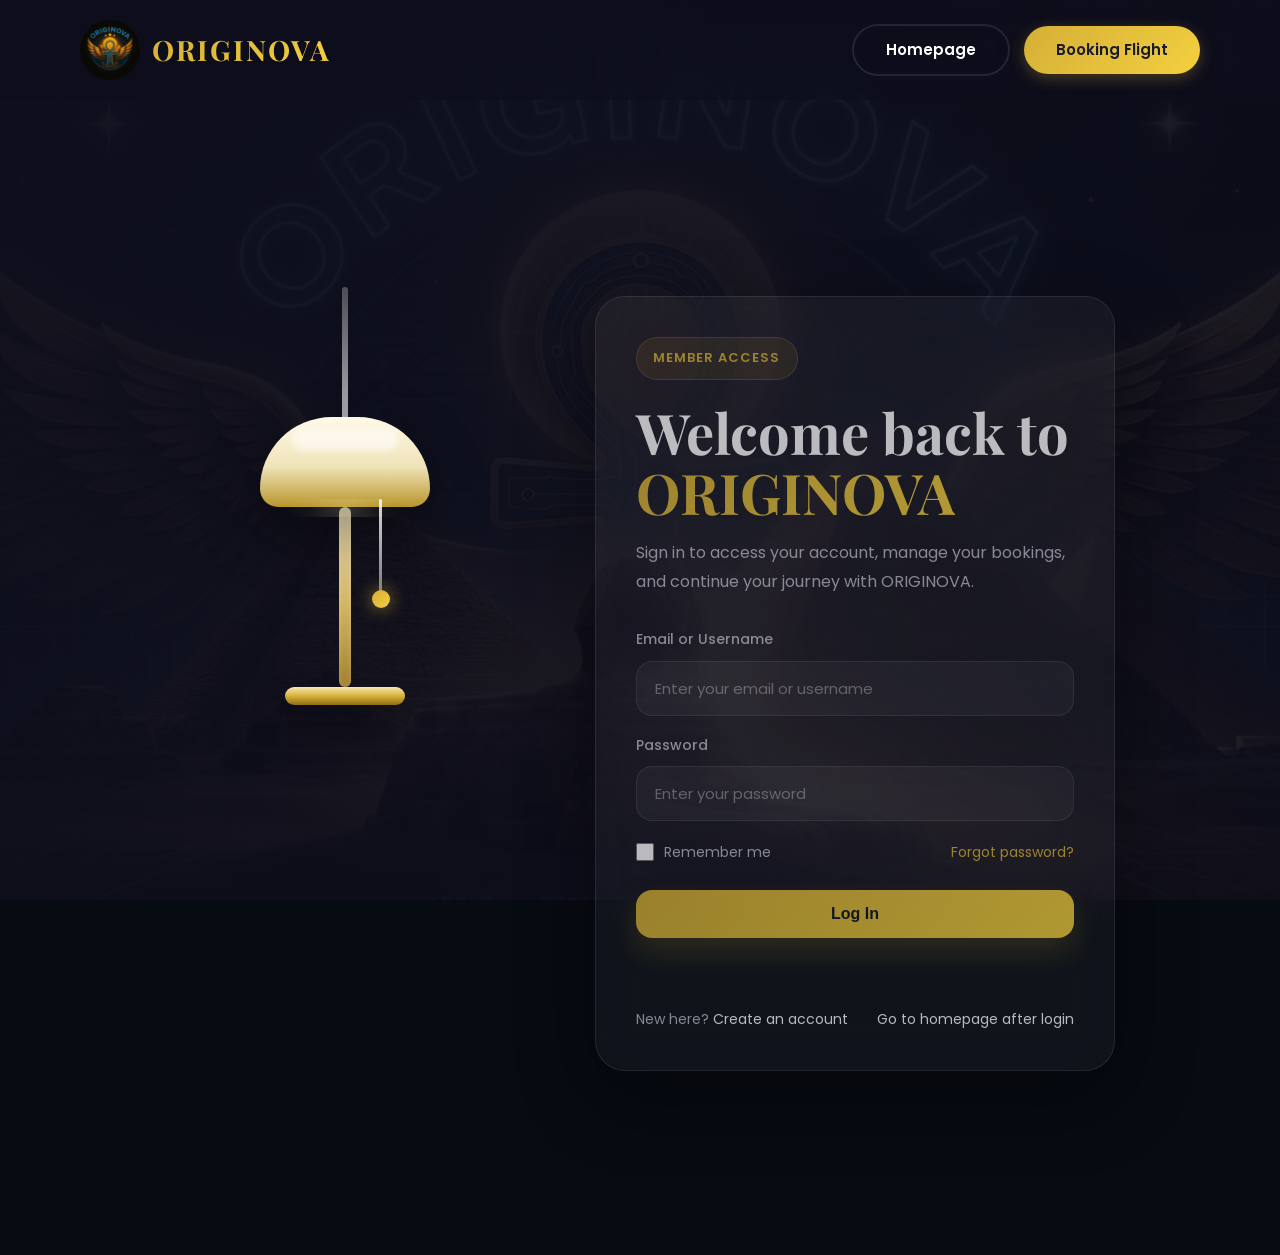
<file: index.html>
<!DOCTYPE html>
<html lang="en">
<head>
    <meta charset="UTF-8">
    <meta name="viewport" content="width=device-width, initial-scale=1.0">
    <title>ORIGINOVA - Login</title>
    <script src="auth.js"></script>
    <link rel="stylesheet" href="styles.css">
    <link rel="preload" as="image" href="hero.webp" fetchpriority="high">
    <link rel="preconnect" href="https://fonts.googleapis.com">
    <link rel="preconnect" href="https://fonts.gstatic.com" crossorigin>
    <link href="https://fonts.googleapis.com/css2?family=Playfair+Display:wght@400;500;600;700&family=Poppins:wght@300;400;500;600;700&display=swap" rel="stylesheet">
    <script src="https://cdnjs.cloudflare.com/ajax/libs/gsap/3.12.2/gsap.min.js"></script>
    <style>
        :root {
            --lamp-on: 0;
            --lamp-rotation: 0deg;
            --lamp-shift-x: 0px;
            --lamp-shift-y: 0px;
            --cord-rotation: 0deg;
            --cord-stretch: 1;
        }

        body.login-page {
            min-height: 100vh;
            background: #070b12;
            position: relative;
            overflow-x: hidden;
        }

        .login-page .page-background {
            position: fixed;
            inset: 0;
            z-index: 0;
            overflow: hidden;
        }

        .login-page .page-background img {
            width: 100%;
            height: 100%;
            object-fit: cover;
            transform: scale(1.08);
            filter: brightness(calc(0.36 + (var(--lamp-on) * 0.44))) saturate(calc(0.88 + (var(--lamp-on) * 0.26)));
            transition: filter 0.45s ease;
            animation: loginKenBurns 18s ease-in-out infinite alternate;
        }

        .login-page .page-background::before {
            content: "";
            position: absolute;
            inset: 0;
            background: linear-gradient(180deg, rgba(4, 6, 12, 0.82) 0%, rgba(7, 10, 18, 0.9) 52%, rgba(4, 6, 12, 0.98) 100%);
            opacity: calc(1 - (var(--lamp-on) * 0.46));
            transition: opacity 0.45s ease;
        }

        .login-page .page-background::after {
            content: "";
            position: absolute;
            inset: 0;
            background:
                radial-gradient(circle at center top, rgba(255, 219, 120, calc(0.62 * var(--lamp-on))) 0%, rgba(255, 219, 120, calc(0.26 * var(--lamp-on))) 22%, rgba(255, 219, 120, calc(0.08 * var(--lamp-on))) 42%, rgba(10, 10, 20, 0) 72%),
                linear-gradient(135deg, rgba(15, 15, 30, calc(0.94 - (var(--lamp-on) * 0.34))) 0%, rgba(15, 15, 30, calc(0.76 - (var(--lamp-on) * 0.3))) 100%);
            transition: background 0.5s ease;
        }

        @keyframes loginKenBurns {
            from { transform: scale(1.05); }
            to { transform: scale(1.12); }
        }

        .login-wrapper {
            position: relative;
            z-index: 2;
            min-height: 100vh;
            display: flex;
            align-items: center;
            justify-content: center;
            padding: 160px 0 80px;
        }

        .login-showcase {
            width: 100%;
            display: grid;
            grid-template-columns: minmax(260px, 360px) minmax(320px, 520px);
            align-items: center;
            justify-content: center;
            gap: 70px;
        }

        .lamp-zone {
            position: relative;
            min-height: 520px;
            display: flex;
            align-items: flex-start;
            justify-content: center;
            padding-top: 10px;
        }

        .lamp-anchor {
            position: absolute;
            top: -120px;
            width: 6px;
            height: 140px;
            background: linear-gradient(to bottom, rgba(255,255,255,0.3), rgba(255,255,255,0.8));
            border-radius: 999px;
            opacity: 0.85;
        }

        .lamp {
            position: relative;
            display: flex;
            flex-direction: column;
            align-items: center;
            cursor: pointer;
            user-select: none;
            transform-origin: top center;
            transform: translate3d(var(--lamp-shift-x), var(--lamp-shift-y), 0) rotate(var(--lamp-rotation));
            will-change: transform;
            touch-action: none;
        }

        .lamp-head {
            position: relative;
            width: 170px;
            height: 90px;
            border-radius: 95px 95px 24px 24px;
            background: linear-gradient(180deg, #fff9e8 0%, #efe3b8 55%, #b8942a 100%);
            box-shadow:
                0 25px 60px rgba(0, 0, 0, 0.42),
                0 0 calc(170px * var(--lamp-on)) rgba(244, 208, 63, 0.72);
            overflow: visible;
        }

        .lamp-head::before {
            content: "";
            position: absolute;
            top: 12px;
            left: 50%;
            transform: translateX(-50%);
            width: 106px;
            height: 22px;
            border-radius: 999px;
            background: rgba(255,255,255,0.55);
            filter: blur(3px);
        }

        .lamp-head::after {
            content: "";
            position: absolute;
            bottom: -10px;
            left: 50%;
            transform: translateX(-50%);
            width: 112px;
            height: 18px;
            background: radial-gradient(circle, rgba(255, 244, 194, 0.85) 0%, rgba(255, 244, 194, 0.18) 65%, rgba(255, 244, 194, 0) 100%);
            opacity: calc(0.2 + (var(--lamp-on) * 0.9));
            transition: opacity 0.35s ease;
        }

        .lamp-neck {
            width: 12px;
            height: 180px;
            background: linear-gradient(180deg, #f4e7be 0%, #d0b15b 55%, #9f7c22 100%);
            border-radius: 999px;
            box-shadow: inset 0 0 10px rgba(255,255,255,0.25);
        }

        .lamp-base {
            width: 120px;
            height: 18px;
            border-radius: 999px;
            background: linear-gradient(180deg, #f8e7b1 0%, #d4af37 52%, #8f6b15 100%);
            box-shadow: 0 20px 35px rgba(0, 0, 0, 0.35);
        }

        .light-cone {
            position: absolute;
            top: 78px;
            width: 420px;
            height: 430px;
            background: radial-gradient(ellipse at top, rgba(255, 236, 176, 0.62) 0%, rgba(255, 236, 176, 0.24) 26%, rgba(255, 236, 176, 0.08) 56%, rgba(255, 236, 176, 0) 78%);
            clip-path: polygon(42% 0%, 58% 0%, 100% 100%, 0% 100%);
            filter: blur(7px);
            opacity: calc(var(--lamp-on) * 1);
            transform: translateY(8px);
            transition: opacity 0.4s ease, transform 0.4s ease;
            pointer-events: none;
        }

        .lamp-page-title {
            position: absolute;
            bottom: 34px;
            left: 0;
            right: 0;
            text-align: center;
            color: var(--text-secondary);
            font-size: 15px;
            letter-spacing: 0.08em;
        }

        .cord {
            position: absolute;
            top: 82px;
            right: 48px;
            width: 3px;
            height: 96px;
            background: linear-gradient(to bottom, rgba(255,255,255,0.85), rgba(203, 203, 203, 0.55));
            border-radius: 999px;
            transform-origin: top center;
            transform: rotate(var(--cord-rotation)) scaleY(var(--cord-stretch));
            cursor: grab;
            z-index: 3;
            will-change: transform;
            touch-action: none;
        }

        .cord-handle {
            position: absolute;
            bottom: -13px;
            left: 50%;
            width: 18px;
            height: 18px;
            transform: translateX(-50%);
            border-radius: 50%;
            background: var(--accent-gradient);
            box-shadow: 0 0 18px rgba(244, 208, 63, 0.6);
        }

        .login-panel {
            position: relative;
            background: rgba(255, 255, 255, 0.055);
            border: 1px solid rgba(255, 255, 255, 0.12);
            box-shadow: 0 25px 80px rgba(0, 0, 0, 0.55);
            backdrop-filter: blur(20px);
            border-radius: 30px;
            padding: 40px;
            opacity: 0.72;
            transform: translateY(16px);
            transition: transform 0.45s ease, opacity 0.45s ease, border-color 0.45s ease, box-shadow 0.45s ease, background 0.45s ease;
        }

        .login-panel.active {
            opacity: 1;
            transform: translateY(0);
            background: rgba(255, 255, 255, 0.1);
            border-color: rgba(212, 175, 55, 0.42);
            box-shadow: 0 35px 90px rgba(0, 0, 0, 0.46), 0 0 40px rgba(212, 175, 55, 0.22);
        }

        .login-badge {
            display: inline-flex;
            align-items: center;
            gap: 10px;
            padding: 10px 16px;
            border-radius: 999px;
            margin-bottom: 22px;
            background: rgba(212, 175, 55, 0.12);
            border: 1px solid rgba(212, 175, 55, 0.22);
            color: var(--primary-color);
            font-size: 13px;
            font-weight: 600;
            letter-spacing: 0.08em;
            text-transform: uppercase;
        }

        .login-title {
            font-family: var(--font-heading);
            font-size: clamp(38px, 5vw, 56px);
            line-height: 1.08;
            margin-bottom: 16px;
        }

        .login-title span {
            background: var(--accent-gradient);
            -webkit-background-clip: text;
            -webkit-text-fill-color: transparent;
            background-clip: text;
        }

        .login-description {
            color: var(--text-secondary);
            font-size: 16px;
            line-height: 1.8;
            margin-bottom: 32px;
            max-width: 520px;
        }

        .login-form {
            display: grid;
            gap: 18px;
        }

        .input-group {
            display: grid;
            gap: 10px;
        }

        .input-group label {
            color: var(--text-secondary);
            font-size: 14px;
            font-weight: 500;
        }

        .login-page .input-group input {
            width: 100%;
            padding: 15px 18px;
            border-radius: 16px;
            border: 1px solid rgba(255, 255, 255, 0.1);
            background: rgba(255, 255, 255, 0.055);
            color: var(--text-primary);
            font-family: var(--font-primary);
            font-size: 15px;
            transition: border-color 0.3s ease, background 0.3s ease, box-shadow 0.3s ease;
        }

        .login-page .input-group input::placeholder {
            color: rgba(255,255,255,0.42);
        }

        .login-page .input-group input:focus {
            outline: none;
            border-color: rgba(212, 175, 55, 0.78);
            background: rgba(255, 255, 255, 0.11);
            box-shadow: 0 0 0 4px rgba(212, 175, 55, 0.16);
        }

        .login-form-row {
            display: flex;
            align-items: center;
            justify-content: space-between;
            gap: 14px;
            flex-wrap: wrap;
            margin-top: 2px;
        }

        .remember-option {
            display: inline-flex;
            align-items: center;
            gap: 10px;
            color: var(--text-secondary);
            font-size: 14px;
        }

        .remember-option input {
            width: 18px;
            height: 18px;
            accent-color: var(--primary-color);
        }

        .forgot-link {
            color: var(--primary-color);
            text-decoration: none;
            font-size: 14px;
        }

        .forgot-link:hover {
            color: #f4d03f;
        }

        .login-page .btn-login-submit {
            width: 100%;
            margin-top: 8px;
            padding: 15px 28px;
            border-radius: 16px;
            border: none;
            background: var(--accent-gradient);
            color: var(--secondary-color);
            font-size: 16px;
            font-weight: 700;
            cursor: pointer;
            transition: transform 0.3s ease, box-shadow 0.3s ease;
            box-shadow: 0 14px 30px rgba(212, 175, 55, 0.22);
        }

        .login-page .btn-login-submit:hover {
            transform: translateY(-2px);
            box-shadow: 0 18px 36px rgba(212, 175, 55, 0.28);
        }

        .panel-footer {
            display: flex;
            justify-content: space-between;
            gap: 16px;
            flex-wrap: wrap;
            align-items: center;
            margin-top: 20px;
            color: var(--text-secondary);
            font-size: 14px;
        }

        .panel-footer a {
            color: var(--text-primary);
            text-decoration: none;
        }

        .panel-footer a:hover {
            color: var(--primary-color);
        }

        .login-status {
            min-height: 24px;
            margin-top: 8px;
            font-size: 14px;
            color: var(--primary-color);
        }

        .navbar.login-navbar {
            background: rgba(15, 15, 30, 0.45);
            backdrop-filter: blur(12px);
        }

        .login-navbar .btn-home {
            text-decoration: none;
            display: inline-flex;
            align-items: center;
            justify-content: center;
        }


        .login-navbar .nav-actions {
            display: flex;
        }


        @media (max-width: 992px) {
            .login-showcase {
                grid-template-columns: 1fr;
                gap: 32px;
            }

            .lamp-zone {
                min-height: 420px;
                order: -1;
            }

            .lamp-page-title {
                bottom: 10px;
            }

            .login-panel {
                padding: 32px 26px;
            }
        }

        @media (max-width: 768px) {
            .login-wrapper {
                padding-top: 130px;
            }

            .login-showcase {
                gap: 22px;
            }

            .lamp-zone {
                min-height: 360px;
            }

            .lamp-head {
                width: 140px;
                height: 76px;
            }

            .lamp-neck {
                height: 145px;
            }

            .lamp-base {
                width: 98px;
            }

            .cord {
                right: 38px;
                height: 84px;
            }

            .light-cone {
                width: 280px;
                height: 300px;
                top: 64px;
            }

            .login-title {
                font-size: 34px;
            }

            .panel-footer {
                flex-direction: column;
                align-items: flex-start;
            }

            .login-navbar .nav-actions {
                display: flex !important;
                gap: 8px;
            }

            .login-navbar .btn-home,
            .login-navbar .btn-booking {
                display: inline-flex !important;
                padding: 10px 16px;
                font-size: 13px;
            }
        }


        @media (max-width: 600px) {
            .login-wrapper {
                padding: 116px 0 52px;
            }

            .login-navbar .nav-content {
                flex-wrap: wrap;
                justify-content: center;
                gap: 12px;
            }

            .login-navbar .logo {
                width: 100%;
                justify-content: center;
                font-size: 21px;
            }

            .login-navbar .nav-actions {
                width: 100%;
                justify-content: center;
                flex-wrap: wrap;
            }

            .login-navbar .btn-home,
            .login-navbar .btn-booking {
                flex: 1 1 145px;
                min-width: 0;
                text-align: center;
                justify-content: center;
            }

            .login-navbar .mobile-menu-toggle {
                display: none !important;
            }

            .lamp-zone {
                min-height: 260px;
            }

            .lamp-anchor {
                top: -92px;
                height: 112px;
            }

            .login-panel {
                padding: 26px 18px;
                border-radius: 24px;
            }

            .login-description {
                font-size: 15px;
                line-height: 1.7;
            }
        }

        @media (max-width: 420px) {
            .login-title {
                font-size: 30px;
            }

            .login-page .input-group input {
                font-size: 16px;
                padding: 14px 16px;
            }

            .panel-footer {
                gap: 10px;
            }
        }
    </style>
</head>
<body class="login-page">
    <div class="page-background">
        <img src="hero.webp" alt="ORIGINOVA luxury travel background" fetchpriority="high" decoding="async">
    </div>

    <nav class="navbar login-navbar">
        <div class="container">
            <div class="nav-content">
                <div class="logo">
                    <img src="logo.webp" class="logo-icon" alt="logo">
                    <span class="logo-text">ORIGINOVA</span>
                </div>
                <div class="nav-actions">
                    <a href="home.html" class="btn-secondary btn-home">Homepage</a>
                    <a href="booking-flight.html" class="btn-primary btn-booking">Booking Flight</a>
                </div>
                <div class="mobile-menu-toggle" aria-hidden="true" style="visibility:hidden;">
                    <span></span>
                    <span></span>
                    <span></span>
                </div>
            </div>
        </div>
    </nav>

    <main class="login-wrapper">
        <div class="container">
            <section class="login-showcase">
                <div class="lamp-zone">
                    <div class="lamp-anchor"></div>
                    <div class="lamp" id="lamp">
                        <div class="lamp-head"></div>
                        <div class="cord" id="cord" aria-label="Pull lamp rope" title="Pull the rope to turn the lamp on">
                            <span class="cord-handle"></span>
                        </div>
                        <div class="light-cone"></div>
                        <div class="lamp-neck"></div>
                        <div class="lamp-base"></div>
                    </div>
                                    </div>

                <div class="login-panel" id="loginPanel">
                    <div class="login-badge">Member Access</div>
                    <h1 class="login-title">Welcome back to <span>ORIGINOVA</span></h1>
                    <p class="login-description">
                        Sign in to access your account, manage your bookings, and continue your journey with ORIGINOVA.
                    </p>

                    <form class="login-form" id="loginForm">
                        <div class="input-group">
                            <label for="username">Email or Username</label>
                            <input id="username" name="username" type="text" placeholder="Enter your email or username" autocomplete="username">
                        </div>

                        <div class="input-group">
                            <label for="password">Password</label>
                            <input id="password" name="password" type="password" placeholder="Enter your password" autocomplete="current-password">
                        </div>

                        <div class="login-form-row">
                            <label class="remember-option">
                                <input type="checkbox" name="remember">
                                <span>Remember me</span>
                            </label>

                            <a href="#" class="forgot-link">Forgot password?</a>
                        </div>

                        <button type="submit" class="btn-login-submit">Log In</button>
                        <div class="login-status" id="loginStatus"></div>
                    </form>

                    <div class="panel-footer">
                        <span>New here? <a href="#">Create an account</a></span>
                        <a href="home.html">Go to homepage after login</a>
                    </div>
                </div>
            </section>
        </div>
    </main>

    <audio id="clickSound" preload="auto">
        <source src="https://www.soundjay.com/buttons/sounds/button-16.mp3" type="audio/mpeg">
    </audio>

    <script>
        let isLampOn = false;
        let angle = 0;
        let angularVelocity = 0;
        let pullAmount = 0;
        let targetPullAmount = 0;
        let isDraggingCord = false;
        let dragStartX = 0;
        let dragStartY = 0;
        let lastDragTime = 0;

        const root = document.documentElement;
        const body = document.body;
        const lamp = document.getElementById('lamp');
        const cord = document.getElementById('cord');
        const loginPanel = document.getElementById('loginPanel');
        const loginForm = document.getElementById('loginForm');
        const loginStatus = document.getElementById('loginStatus');
        const clickSound = document.getElementById('clickSound');

        const clamp = (value, min, max) => Math.min(Math.max(value, min), max);

        gsap.from('.login-panel', {
            y: 40,
            opacity: 0,
            duration: 0.9,
            ease: 'power3.out'
        });

        gsap.from('.lamp', {
            y: -40,
            opacity: 0,
            duration: 0.9,
            ease: 'power3.out'
        });

        function renderLampPhysics() {
            if (!isDraggingCord) {
                const restoringForce = -Math.sin(angle) * 0.024;
                angularVelocity += restoringForce;
                angularVelocity *= 0.985;
                angle += angularVelocity;
                targetPullAmount *= 0.84;
            }

            pullAmount += (targetPullAmount - pullAmount) * 0.18;

            root.style.setProperty('--lamp-rotation', `${(angle * 180 / Math.PI).toFixed(2)}deg`);
            root.style.setProperty('--lamp-shift-x', `${(Math.sin(angle) * 6).toFixed(2)}px`);
            root.style.setProperty('--lamp-shift-y', `${(Math.abs(Math.sin(angle)) * 2).toFixed(2)}px`);
            root.style.setProperty('--cord-rotation', `${(-angle * 180 / Math.PI * 0.38).toFixed(2)}deg`);
            root.style.setProperty('--cord-stretch', (1 + pullAmount / 130).toFixed(3));

            requestAnimationFrame(renderLampPhysics);
        }

        renderLampPhysics();

        function nudgeLamp(force = 0.07) {
            angularVelocity += force;
        }

        function startCordDrag(event) {
            event.preventDefault();
            event.stopPropagation();
            isDraggingCord = true;
            dragStartX = event.clientX;
            dragStartY = event.clientY;
            lastDragTime = performance.now();
            cord.style.cursor = 'grabbing';
            cord.setPointerCapture?.(event.pointerId);
        }

        function moveCordDrag(event) {
            if (!isDraggingCord) return;

            const deltaX = event.clientX - dragStartX;
            const deltaY = Math.max(0, event.clientY - dragStartY);
            const nextAngle = clamp((deltaX / 170) + (deltaY / 520), -0.28, 0.28);
            const now = performance.now();
            const deltaTime = Math.max(now - lastDragTime, 16);

            targetPullAmount = clamp(deltaY, 0, 48);
            angularVelocity = (nextAngle - angle) / deltaTime * 18;
            angle = nextAngle;
            lastDragTime = now;
        }

        function endCordDrag(event) {
            if (!isDraggingCord) return;

            const deltaX = event.clientX - dragStartX;
            const deltaY = Math.max(0, event.clientY - dragStartY);

            isDraggingCord = false;
            cord.style.cursor = 'grab';
            targetPullAmount = 0;
            angularVelocity += clamp((deltaX / 420) + (deltaY / 860), -0.12, 0.12);
            cord.releasePointerCapture?.(event.pointerId);

            if (deltaY > 18 || Math.abs(deltaX) > 12) {
                toggleLamp();
            } else {
                nudgeLamp(deltaX >= 0 ? 0.05 : -0.05);
            }
        }

        cord.addEventListener('pointerdown', startCordDrag);
        window.addEventListener('pointermove', moveCordDrag);
        window.addEventListener('pointerup', endCordDrag);
        window.addEventListener('pointercancel', endCordDrag);

        cord.addEventListener('click', (event) => {
            event.preventDefault();
            event.stopPropagation();
        });

        lamp.addEventListener('click', () => {
            nudgeLamp(isLampOn ? -0.06 : 0.06);
            toggleLamp();
        });

        function toggleLamp() {
            isLampOn = !isLampOn;
            root.style.setProperty('--lamp-on', isLampOn ? 1 : 0);
            loginPanel.classList.toggle('active', isLampOn);
            targetPullAmount = Math.max(targetPullAmount, 10);
            angularVelocity += isLampOn ? 0.035 : -0.035;

            try {
                clickSound.currentTime = 0;
                clickSound.play();
            } catch (e) {}

            gsap.to(body, {
                backgroundColor: isLampOn ? '#1a2232' : '#070b12',
                duration: 0.45,
                ease: 'power2.out'
            });

            if (isLampOn) {
                loginStatus.textContent = 'Lamp is on. You can sign in anytime.';
            } else {
                loginStatus.textContent = 'Lamp is off. You can still sign in normally.';
            }
        }

        loginForm.addEventListener('submit', (event) => {
            event.preventDefault();

            const username = loginForm.username.value.trim();
            const password = loginForm.password.value.trim();
            const remember = loginForm.remember.checked;

            if (!username || !password) {
                loginStatus.textContent = 'Please enter both your username and password.';
                return;
            }

            if (!window.OriginovaAuth) {
                loginStatus.textContent = 'Authentication system is unavailable. Please refresh the page.';
                return;
            }

            window.OriginovaAuth.login({ username, remember });
            loginStatus.textContent = 'Login successful. Redirecting to the homepage...';
            gsap.fromTo('.btn-login-submit',
                { scale: 1 },
                { scale: 1.04, duration: 0.18, yoyo: true, repeat: 1, ease: 'power1.out' }
            );

            setTimeout(() => {
                window.location.href = window.OriginovaAuth.getPostLoginRedirect();
            }, 500);
        });
    </script>
</body>
</html>
</file>
<file: styles.css>
/* ===========================
   CSS RESET & VARIABLES
   =========================== */

* {
    margin: 0;
    padding: 0;
    box-sizing: border-box;
}

:root {
    /* Color Palette */
    --primary-color: #d4af37;
    --primary-dark: #b8942a;
    --secondary-color: #1a1a2e;
    --dark-bg: #0f0f1e;
    --darker-bg: #0a0a14;
    --text-primary: #ffffff;
    --text-secondary: #b8b8c7;
    --text-muted: #7a7a8c;
    --accent-gradient: linear-gradient(135deg, #d4af37 0%, #f4d03f 100%);
    --glass-bg: rgba(255, 255, 255, 0.05);
    --glass-border: rgba(255, 255, 255, 0.1);

    /* Typography */
    --font-primary: 'Poppins', sans-serif;
    --font-heading: 'Playfair Display', serif;

    /* Spacing */
    --section-padding: 120px 0;
    --container-padding: 0 80px;

    /* Effects */
    --transition: all 0.4s cubic-bezier(0.4, 0, 0.2, 1);
    --shadow-sm: 0 2px 8px rgba(0, 0, 0, 0.1);
    --shadow-md: 0 4px 16px rgba(0, 0, 0, 0.2);
    --shadow-lg: 0 8px 32px rgba(0, 0, 0, 0.3);
    --shadow-xl: 0 16px 64px rgba(0, 0, 0, 0.4);
}

html {
    overflow-x: hidden;
    width: 100%;
}

body {
    font-family: var(--font-primary);
    background-color: var(--dark-bg);
    color: var(--text-primary);
    line-height: 1.6;
    overflow-x: hidden;
    width: 100%;
}

.container {
    max-width: 1400px;
    margin: 0 auto;
    padding: var(--container-padding);
    box-sizing: border-box;
    width: 100%;
}

/* ===========================
   NAVIGATION
   =========================== */

.navbar {
    position: fixed;
    top: 0;
    left: 0;
    width: 100%;
    z-index: 1000;
    padding: 20px 0;
    transition: var(--transition);
    background: transparent;

}

.navbar.scrolled {
    background: rgba(15, 15, 30, 0.95);
    backdrop-filter: blur(20px);
    box-shadow: var(--shadow-md);
    padding: 15px 0;
}

.nav-content {
    display: flex;
    align-items: center;
    justify-content: space-between;
}

.logo {
    display: flex;
    align-items: center;
    gap: 12px;
    font-family: var(--font-heading);
    font-size: 28px;
    font-weight: 700;
    letter-spacing: 2px;
}

.logo-icon {
  width: 60px;        
  height: 60px;
  border-radius: 50%; 
  object-fit: cover; 
  display: inline-block;
}

.logo-text {
    background: var(--accent-gradient);
    -webkit-background-clip: text;
    -webkit-text-fill-color: transparent;
    background-clip: text;
}

.nav-links {
    display: flex;
    list-style: none;
    gap: 40px;
}

.nav-link {
    color: var(--text-secondary);
    text-decoration: none;
    font-weight: 500;
    font-size: 15px;
    transition: var(--transition);
    position: relative;
}

.nav-link::after {
    content: '';
    position: absolute;
    bottom: -5px;
    left: 0;
    width: 0;
    height: 2px;
    background: var(--accent-gradient);
    transition: var(--transition);
}

.nav-link:hover,
.nav-link.active {
    color: var(--text-primary);
}

.nav-link:hover::after,
.nav-link.active::after {
    width: 100%;
}

.mobile-menu-toggle {
    display: none;
    flex-direction: column;
    gap: 6px;
    cursor: pointer;
}

.mobile-menu-toggle span {
    width: 28px;
    height: 2px;
    background: var(--text-primary);
    transition: var(--transition);
}

.btn-booking {
    white-space: nowrap;
    text-decoration: none;
    display: inline-block;
}

/* ===========================
   BUTTONS
   =========================== */

.btn-primary,
.btn-secondary {
    padding: 12px 32px;
    border: none;
    border-radius: 50px;
    font-family: var(--font-primary);
    font-weight: 600;
    font-size: 15px;
    cursor: pointer;
    transition: var(--transition);
    position: relative;
    overflow: hidden;
}

.btn-primary {
    background: var(--accent-gradient);
    color: var(--secondary-color);
    box-shadow: 0 4px 16px rgba(212, 175, 55, 0.3);
}

.btn-primary:hover {
    transform: translateY(-2px);
    box-shadow: 0 8px 24px rgba(212, 175, 55, 0.4);
}

.btn-secondary {
    background: transparent;
    color: var(--text-primary);
    border: 2px solid var(--glass-border);
    backdrop-filter: blur(10px);
}

.btn-secondary:hover {
    background: var(--glass-bg);
    border-color: var(--primary-color);
}

.btn-large {
    padding: 16px 48px;
    font-size: 16px;
}

.btn-icon {
    width: 48px;
    height: 48px;
    border-radius: 50%;
    background: var(--glass-bg);
    border: 1px solid var(--glass-border);
    color: var(--text-primary);
    font-size: 24px;
    display: flex;
    align-items: center;
    justify-content: center;
    cursor: pointer;
    transition: var(--transition);
}

.btn-icon:hover {
    background: var(--accent-gradient);
    color: var(--secondary-color);
    transform: translateX(4px);
}

.btn-search {
    padding: 12px 40px;
    background: var(--accent-gradient);
    color: var(--secondary-color);
    border: none;
    border-radius: 50px;
    font-weight: 600;
    font-size: 16px;
    cursor: pointer;
    transition: var(--transition);
}

.btn-search:hover {
    transform: scale(1.05);
}

.full-width {
    width: 100%;
}

/* ===========================
   HERO SECTION
   =========================== */

.hero {
    position: relative;
    height: 100vh;
    display: flex;
    align-items: center;
    justify-content: center;
    overflow: hidden;
}

.hero-background {
    position: absolute;
    top: 0;
    left: 0;
    width: 100%;
    height: 100%;
}

.hero-image {
    width: 100%;
    height: 100%;
    object-fit: cover;
    animation: kenBurns 20s ease-in-out infinite alternate;
}

@keyframes kenBurns {
    0% { transform: scale(1); }
    100% { transform: scale(1.1); }
}

.hero-overlay {
    position: absolute;
    top: 0;
    left: 0;
    width: 100%;
    height: 100%;
    background: linear-gradient(135deg, rgba(15, 15, 30, 0.9) 0%, rgba(15, 15, 30, 0.7) 100%);
    z-index: 1;
}

.hero-content {
    position: relative;
    z-index: 2;
    width: 100%;
    max-width: 100%;
}

.hero-text {
    text-align: center;
    max-width: 900px;
    margin: 0 auto 20px;
    width: 100%;
}

.hero-subtitle {
    display: inline-block;
    font-size: 14px;
    letter-spacing: 3px;
    text-transform: uppercase;
    color: var(--primary-color);
    margin-bottom: 20px;
    font-weight: 600;
}

.hero-title {
    font-family: var(--font-heading);
    font-size: 72px;
    line-height: 1.2;
    margin-bottom: 24px;
    font-weight: 700;
}

.gradient-text {
    background: var(--accent-gradient);
    -webkit-background-clip: text;
    -webkit-text-fill-color: transparent;
    background-clip: text;
}

.hero-description {
    font-size: 18px;
    color: var(--text-secondary);
    line-height: 1.8;
    margin-bottom: 40px;
}

.hero-buttons {
    display: flex;
    gap: 20px;
    justify-content: center;
}

/* Animations */
.fade-in {
    animation: fadeIn 1s ease-out;
}

.fade-in-up {
    animation: fadeInUp 1s ease-out;
}

.fade-in-delayed {
    animation: fadeInUp 1s ease-out 0.3s backwards;
}

@keyframes fadeIn {
    from { opacity: 0; }
    to { opacity: 1; }
}

@keyframes fadeInUp {
    from {
        opacity: 0;
        transform: translateY(30px);
    }
    to {
        opacity: 1;
        transform: translateY(0);
    }
}

/* ===========================
   FLOATING SEARCH BAR
   =========================== */

.floating-search {
    background: rgba(255, 255, 255, 0.05);
    backdrop-filter: blur(20px);
    border: 1px solid var(--glass-border);
    border-radius: 24px;
    padding: 32px;
    max-width: 1100px;
    width: 100%;
    margin: 0 auto;
    box-shadow: var(--shadow-xl);
    animation: floatUp 1s ease-out 0.6s backwards;
}

@keyframes floatUp {
    from {
        opacity: 0;
        transform: translateY(50px);
    }
    to {
        opacity: 1;
        transform: translateY(0);
    }
}

.search-tabs {
    display: flex;
    gap: 12px;
    margin-bottom: 24px;
}

.search-tab {
    padding: 10px 24px;
    background: transparent;
    border: 1px solid var(--glass-border);
    border-radius: 50px;
    color: var(--text-secondary);
    font-weight: 500;
    cursor: pointer;
    transition: var(--transition);
}

.search-tab.active,
.search-tab:hover {
    background: var(--accent-gradient);
    color: var(--secondary-color);
    border-color: transparent;
}

.search-form {
    display: grid;
    grid-template-columns: repeat(4, 1fr) auto;
    gap: 16px;
    align-items: end;
}

.search-field {
    display: flex;
    flex-direction: column;
    gap: 8px;
}

.search-field label {
    font-size: 13px;
    color: var(--text-secondary);
    font-weight: 500;
}

.search-field input,
.search-field select {
    padding: 12px 16px;
    background: rgba(255, 255, 255, 0.08);
    border: 1px solid var(--glass-border);
    border-radius: 12px;
    color: var(--text-primary);
    font-family: var(--font-primary);
    font-size: 14px;
    transition: var(--transition);
}

.search-field input:focus,
.search-field select:focus {
    outline: none;
    border-color: var(--primary-color);
    background: rgba(255, 255, 255, 0.12);
}

.search-field input::placeholder {
    color: var(--text-muted);
}

/* ===========================
   SCROLL INDICATOR
   =========================== */

.scroll-indicator {
    position: absolute;
    bottom: 40px;
    left: 50%;
    transform: translateX(-50%);
    display: flex;
    flex-direction: column;
    align-items: center;
    gap: 12px;
    z-index: 2;
    animation: bounce 2s infinite;
}

.scroll-indicator span {
    font-size: 12px;
    letter-spacing: 2px;
    text-transform: uppercase;
    color: var(--text-secondary);
}

.scroll-line {
    width: 2px;
    height: 40px;
    background: linear-gradient(to bottom, var(--primary-color), transparent);
}

@keyframes bounce {
    0%, 100% { transform: translateX(-50%) translateY(0); }
    50% { transform: translateX(-50%) translateY(10px); }
}

/* ===========================
   SECTION HEADERS
   =========================== */

section {
    padding: var(--section-padding);
    overflow-x: hidden;
}

.section-header {
    text-align: center;
    margin-bottom: 80px;
}

.section-subtitle {
    display: inline-block;
    font-size: 13px;
    letter-spacing: 3px;
    text-transform: uppercase;
    color: var(--primary-color);
    margin-bottom: 16px;
    font-weight: 600;
}

.section-title {
    font-family: var(--font-heading);
    font-size: 56px;
    line-height: 1.2;
    margin-bottom: 20px;
    font-weight: 700;
}

.section-description {
    font-size: 18px;
    color: var(--text-secondary);
    max-width: 600px;
    margin: 0 auto;
}

/* ===========================
   FLIGHT BOOKING SECTION
   =========================== */

.flights {
    background: var(--dark-bg);
    overflow-x: hidden;
    padding: 120px 0;
    position: relative;
}

.flights .section-header {
    margin-bottom: 60px;
}

.flight-search-container {
    background: var(--glass-bg);
    backdrop-filter: blur(20px);
    border: 1px solid var(--glass-border);
    border-radius: 24px;
    padding: 40px;
    margin-bottom: 60px;
    max-width: 100%;
    box-shadow: var(--shadow-xl);
}

.flight-search-form {
    display: flex;
    flex-direction: column;
    gap: 32px;
}

.trip-type-tabs {
    display: flex;
    gap: 12px;
    flex-wrap: wrap;
}

.trip-type-tab {
    padding: 12px 28px;
    background: transparent;
    border: 1px solid var(--glass-border);
    border-radius: 50px;
    color: var(--text-secondary);
    font-weight: 500;
    font-size: 14px;
    cursor: pointer;
    transition: var(--transition);
    font-family: var(--font-primary);
}

.trip-type-tab.active,
.trip-type-tab:hover {
    background: var(--accent-gradient);
    color: var(--secondary-color);
    border-color: transparent;
}

.flight-form-grid {
    display: grid;
    grid-template-columns: repeat(3, 1fr);
    gap: 24px;
}

.flight-field {
    display: flex;
    flex-direction: column;
    gap: 8px;
}

.flight-field label {
    font-size: 14px;
    color: var(--text-secondary);
    font-weight: 500;
}

.flight-field input,
.flight-field select {
    padding: 14px 18px;
    background: rgba(255, 255, 255, 0.05);
    border: 1px solid var(--glass-border);
    border-radius: 12px;
    color: var(--text-primary);
    font-family: var(--font-primary);
    font-size: 15px;
    transition: var(--transition);
}

.flight-field input:focus,
.flight-field select:focus {
    outline: none;
    border-color: var(--primary-color);
    background: rgba(255, 255, 255, 0.08);
}

.flight-field input::placeholder {
    color: var(--text-muted);
}

.return-date-field {
    display: none;
}

.flight-search-btn {
    margin-top: 8px;
}

/* Flight Results */
.flight-results {
    margin-top: 60px;
    max-width: 100%;
}

.results-header {
    margin-bottom: 32px;
}

.results-title {
    font-family: var(--font-heading);
    font-size: 32px;
    margin-bottom: 8px;
    word-wrap: break-word;
}

.results-count {
    color: var(--text-secondary);
    font-size: 15px;
    word-wrap: break-word;
}

.flight-results-list {
    display: flex;
    flex-direction: column;
    gap: 24px;
    max-width: 100%;
}

.flight-result-card {
    background: var(--glass-bg);
    backdrop-filter: blur(20px);
    border: 1px solid var(--glass-border);
    border-radius: 20px;
    padding: 32px;
    transition: var(--transition);
    cursor: pointer;
    max-width: 100%;
    box-sizing: border-box;
}

.flight-result-card:hover {
    background: rgba(255, 255, 255, 0.08);
    transform: translateY(-4px);
    box-shadow: var(--shadow-lg);
}

.flight-card-header {
    display: flex;
    justify-content: space-between;
    align-items: center;
    margin-bottom: 24px;
    padding-bottom: 20px;
    border-bottom: 1px solid var(--glass-border);
    max-width: 100%;
    box-sizing: border-box;
}

.airline-info {
    display: flex;
    align-items: center;
    gap: 16px;
    min-width: 0;
    flex: 1;
}

.airline-logo {
    width: 48px;
    height: 48px;
    background: var(--accent-gradient);
    border-radius: 12px;
    display: flex;
    align-items: center;
    justify-content: center;
    font-size: 24px;
    flex-shrink: 0;
}

.airline-details {
    min-width: 0;
    flex: 1;
}

.airline-details h4 {
    font-size: 18px;
    margin-bottom: 4px;
    overflow: hidden;
    text-overflow: ellipsis;
    white-space: nowrap;
}

.flight-number {
    color: var(--text-secondary);
    font-size: 13px;
}

.flight-badge {
    padding: 6px 16px;
    border-radius: 50px;
    font-size: 12px;
    font-weight: 600;
}

.badge-refundable {
    background: rgba(46, 213, 115, 0.2);
    color: #2ed573;
}

.badge-non-refundable {
    background: rgba(255, 107, 107, 0.2);
    color: #ff6b6b;
}

.flight-card-body {
    display: grid;
    grid-template-columns: 1fr auto 1fr;
    gap: 32px;
    align-items: center;
    margin-bottom: 24px;
}

.return-flight-divider {
    margin: 24px 0;
    padding: 12px 0;
    border-top: 1px solid var(--glass-border);
    border-bottom: 1px solid var(--glass-border);
    text-align: center;
}

.return-flight-divider span {
    color: var(--primary-color);
    font-weight: 600;
    font-size: 14px;
    text-transform: uppercase;
    letter-spacing: 1px;
}

.flight-time-info {
    display: flex;
    flex-direction: column;
}

.flight-time {
    font-size: 28px;
    font-weight: 700;
    margin-bottom: 4px;
}

.flight-location {
    color: var(--text-secondary);
    font-size: 14px;
}

.flight-duration-info {
    display: flex;
    flex-direction: column;
    align-items: center;
    gap: 8px;
    text-align: center;
}

.flight-duration {
    color: var(--text-secondary);
    font-size: 13px;
}

.flight-route {
    display: flex;
    align-items: center;
    gap: 8px;
    color: var(--text-muted);
}

.route-line {
    width: 80px;
    height: 2px;
    background: linear-gradient(to right, var(--primary-color), var(--text-muted));
    position: relative;
}

.route-line::after {
    content: '✈';
    position: absolute;
    right: -8px;
    top: -8px;
    font-size: 16px;
    color: var(--primary-color);
}

.flight-stops {
    color: var(--text-secondary);
    font-size: 13px;
}

.flight-card-footer {
    display: flex;
    justify-content: space-between;
    align-items: center;
    max-width: 100%;
    box-sizing: border-box;
}

.flight-details-list {
    display: flex;
    gap: 24px;
    flex-wrap: wrap;
    min-width: 0;
}

.flight-detail-item {
    display: flex;
    flex-direction: column;
    gap: 4px;
}

.detail-label {
    color: var(--text-muted);
    font-size: 12px;
}

.detail-value {
    color: var(--text-primary);
    font-size: 14px;
    font-weight: 500;
}

.flight-price-section {
    display: flex;
    flex-direction: column;
    align-items: flex-end;
    gap: 12px;
    flex-shrink: 0;
}

.flight-price {
    font-size: 36px;
    font-weight: 700;
    color: var(--primary-color);
    white-space: nowrap;
}

.price-per-person {
    color: var(--text-muted);
    font-size: 13px;
    white-space: nowrap;
}

.btn-book-flight {
    padding: 12px 32px;
    background: var(--accent-gradient);
    color: var(--secondary-color);
    border: none;
    border-radius: 50px;
    font-weight: 600;
    font-size: 15px;
    cursor: pointer;
    transition: var(--transition);
}

.btn-book-flight:hover {
    transform: scale(1.05);
    box-shadow: 0 8px 24px rgba(212, 175, 55, 0.4);
}

/* ===========================
   DESTINATIONS SECTION
   =========================== */

.destinations {
    background: var(--secondary-color);
}

.destinations-grid {
    display: grid;
    grid-template-columns: repeat(3, 1fr);
    gap: 30px;
}

.destination-card {
    position: relative;
    border-radius: 24px;
    overflow: hidden;
    cursor: pointer;
    transition: var(--transition);
    height: 400px;
}

.destination-card.large {
    grid-row: span 2;
    height: auto;
}

.destination-image {
    position: relative;
    width: 100%;
    height: 100%;
    overflow: hidden;
}

.destination-image img {
    width: 100%;
    height: 100%;
    object-fit: cover;
    transition: var(--transition);
}

.destination-overlay {
    position: absolute;
    top: 0;
    left: 0;
    width: 100%;
    height: 100%;
    background: linear-gradient(to top, rgba(15, 15, 30, 0.95) 0%, transparent 60%);
    transition: var(--transition);
}

.destination-content {
    position: absolute;
    bottom: 0;
    left: 0;
    width: 100%;
    padding: 32px;
    z-index: 2;
}

.destination-badge {
    display: inline-block;
    padding: 6px 16px;
    background: var(--accent-gradient);
    color: var(--secondary-color);
    border-radius: 50px;
    font-size: 12px;
    font-weight: 600;
    margin-bottom: 12px;
}

.destination-title {
    font-family: var(--font-heading);
    font-size: 36px;
    margin-bottom: 8px;
}

.destination-location {
    color: var(--text-secondary);
    font-size: 14px;
    margin-bottom: 20px;
}

.destination-info {
    display: flex;
    align-items: center;
    justify-content: space-between;
}

.destination-price {
    font-size: 24px;
    font-weight: 700;
    color: var(--primary-color);
}

.destination-card:hover .destination-image img {
    transform: scale(1.1);
}

.destination-card:hover {
    transform: translateY(-8px);
    box-shadow: var(--shadow-xl);
}

/* ===========================
   SERVICES SECTION
   =========================== */

.services {
    background: var(--dark-bg);
}

.services-grid {
    display: grid;
    grid-template-columns: repeat(3, 1fr);
    gap: 32px;
}

.service-card {
    padding: 40px;
    background: var(--glass-bg);
    backdrop-filter: blur(20px);
    border: 1px solid var(--glass-border);
    border-radius: 24px;
    transition: var(--transition);
}

.service-icon {
    font-size: 48px;
    margin-bottom: 24px;
}

.service-title {
    font-family: var(--font-heading);
    font-size: 24px;
    margin-bottom: 16px;
}

.service-description {
    color: var(--text-secondary);
    line-height: 1.8;
    margin-bottom: 24px;
}

.service-link {
    display: inline-flex;
    align-items: center;
    gap: 8px;
    color: var(--primary-color);
    background: transparent;
    border: none;
    font-weight: 600;
    font-size: 15px;
    letter-spacing: 0.5px;
    cursor: pointer;
    padding: 0;
    transition: all 0.3s ease;
    position: relative;
    font-family: var(--font-body);
}

.service-link::after {
    content: '→';
    display: inline-block;
    transition: transform 0.3s ease;
}

.service-link:hover {
    color: #f4d03f;
}

.service-link:hover::after {
    transform: translateX(4px);
}

.service-link:focus {
    outline: 2px solid var(--primary-color);
    outline-offset: 4px;
    border-radius: 4px;
}

.service-card:hover {
    transform: translateY(-8px);
    background: rgba(255, 255, 255, 0.08);
    box-shadow: var(--shadow-lg);
}

/* ===========================
   OFFERS SECTION
   =========================== */

.offers {
    background: var(--secondary-color);
}

.offers-grid {
    display: grid;
    grid-template-columns: repeat(3, 1fr);
    gap: 40px;
    align-items: stretch;
}

.offer-card {
    background: var(--glass-bg);
    backdrop-filter: blur(20px);
    border: 1px solid var(--glass-border);
    border-radius: 24px;
    overflow: hidden;
    transition: var(--transition);
    position: relative;
    display: flex;
    flex-direction: column;
}

.offer-badge {
    position: absolute;
    top: 20px;
    right: 20px;
    padding: 8px 20px;
    background: var(--accent-gradient);
    color: var(--secondary-color);
    border-radius: 50px;
    font-weight: 700;
    font-size: 14px;
    z-index: 2;
}

.offer-image {
    height: 280px;
    overflow: hidden;
}

.offer-image img {
    width: 100%;
    height: 100%;
    object-fit: cover;
    transition: var(--transition);
}

.offer-content {
    padding: 32px;
    display: flex;
    flex-direction: column;
    flex: 1;
}

.offer-title {
    font-family: var(--font-heading);
    font-size: 28px;
    margin-bottom: 12px;
}

.offer-description {
    color: var(--text-secondary);
    line-height: 1.8;
    margin-bottom: 24px;
    flex-grow: 1;
}

.offer-details {
    display: flex;
    justify-content: space-between;
    align-items: center;
    margin-bottom: 24px;
    padding-bottom: 24px;
    border-bottom: 1px solid var(--glass-border);
}

.offer-duration {
    color: var(--text-secondary);
    font-size: 14px;
}

.offer-price {
    font-size: 32px;
    font-weight: 700;
    color: var(--primary-color);
}

.original-price {
    font-size: 18px;
    color: var(--text-muted);
    text-decoration: line-through;
    margin-left: 8px;
}

.offer-card:hover {
    transform: translateY(-8px);
    box-shadow: var(--shadow-xl);
}

.offer-card:hover .offer-image img {
    transform: scale(1.1);
}

/* ===========================
   CONTACT SECTION
   =========================== */

.contact {
    background: var(--dark-bg);
}

.contact-wrapper {
    display: grid;
    grid-template-columns: 1fr 1.2fr;
    gap: 80px;
}

.contact-description {
    color: var(--text-secondary);
    line-height: 1.8;
    margin-bottom: 40px;
}

.contact-details {
    display: flex;
    flex-direction: column;
    gap: 24px;
}

.contact-item {
    display: flex;
    gap: 20px;
}

.contact-item-icon {
    width: 56px;
    height: 56px;
    background: var(--glass-bg);
    border: 1px solid var(--glass-border);
    border-radius: 16px;
    display: flex;
    align-items: center;
    justify-content: center;
    font-size: 24px;
    flex-shrink: 0;
}

.contact-item-content h4 {
    font-size: 18px;
    margin-bottom: 4px;
}

.contact-item-content p {
    color: var(--text-secondary);
}

.contact-form-wrapper {
    background: var(--glass-bg);
    backdrop-filter: blur(20px);
    border: 1px solid var(--glass-border);
    border-radius: 24px;
    padding: 48px;
}

.contact-form {
    display: flex;
    flex-direction: column;
    gap: 24px;
}

.form-row {
    display: grid;
    grid-template-columns: repeat(2, 1fr);
    gap: 24px;
}

.form-group {
    display: flex;
    flex-direction: column;
    gap: 8px;
}

.form-group label {
    font-size: 14px;
    font-weight: 500;
    color: var(--text-secondary);
}

.form-group input,
.form-group select,
.form-group textarea {
    padding: 14px 18px;
    background: rgba(255, 255, 255, 0.05);
    border: 1px solid var(--glass-border);
    border-radius: 12px;
    color: var(--text-primary);
    font-family: var(--font-primary);
    font-size: 15px;
    transition: var(--transition);
}

.form-group input:focus,
.form-group select:focus,
.form-group textarea:focus {
    outline: none;
    border-color: var(--primary-color);
    background: rgba(255, 255, 255, 0.08);
}

.form-group textarea {
    resize: vertical;
}

/* ===========================
   FOOTER
   =========================== */

.footer {
    background: var(--darker-bg);
    padding: 80px 0 0;
}

.footer-content {
    display: grid;
    grid-template-columns: 2fr 1fr 1fr 1.5fr;
    gap: 60px;
    padding-bottom: 60px;
    border-bottom: 1px solid var(--glass-border);
}

.footer-logo {
    display: flex;
    align-items: center;
    gap: 12px;
    font-family: var(--font-heading);
    font-size: 24px;
    font-weight: 700;
    letter-spacing: 2px;
    margin-bottom: 20px;
}

.footer-description {
    color: var(--text-secondary);
    line-height: 1.8;
    margin-bottom: 32px;
}

.social-links {
    display: flex;
    gap: 16px;
}

.social-link {
    padding: 10px 20px;
    background: var(--glass-bg);
    border: 1px solid var(--glass-border);
    border-radius: 50px;
    color: var(--text-secondary);
    text-decoration: none;
    font-size: 14px;
    transition: var(--transition);
}

.social-link:hover {
    background: var(--accent-gradient);
    color: var(--secondary-color);
    border-color: transparent;
}

.footer-title {
    font-size: 18px;
    margin-bottom: 24px;
    font-weight: 600;
}

.footer-links {
    list-style: none;
    display: flex;
    flex-direction: column;
    gap: 12px;
}

.footer-links a {
    color: var(--text-secondary);
    text-decoration: none;
    transition: var(--transition);
}

.footer-links a:hover {
    color: var(--primary-color);
}

.footer-newsletter-text {
    color: var(--text-secondary);
    margin-bottom: 16px;
    font-size: 14px;
}

.newsletter-form {
    display: flex;
    gap: 8px;
}

.newsletter-form input {
    flex: 1;
    padding: 12px 16px;
    background: var(--glass-bg);
    border: 1px solid var(--glass-border);
    border-radius: 50px;
    color: var(--text-primary);
    font-family: var(--font-primary);
    font-size: 14px;
}

.newsletter-form input:focus {
    outline: none;
    border-color: var(--primary-color);
}

.newsletter-form button {
    padding: 12px 28px;
    background: var(--accent-gradient);
    color: var(--secondary-color);
    border: none;
    border-radius: 50px;
    font-weight: 600;
    cursor: pointer;
    transition: var(--transition);
}

.newsletter-form button:hover {
    transform: scale(1.05);
}

.footer-bottom {
    display: flex;
    justify-content: space-between;
    align-items: center;
    padding: 32px 0;
    color: var(--text-muted);
    font-size: 14px;
}

.footer-bottom-links {
    display: flex;
    gap: 24px;
}

.footer-bottom-links a {
    color: var(--text-muted);
    text-decoration: none;
    transition: var(--transition);
}

.footer-bottom-links a:hover {
    color: var(--primary-color);
}

/* ===========================
   RESPONSIVE DESIGN
   =========================== */

@media (max-width: 1200px) {
    :root {
        --container-padding: 0 40px;
    }

    .section-title {
        font-size: 48px;
    }

    .hero-title {
        font-size: 60px;
    }

    .destinations-grid {
        grid-template-columns: repeat(2, 1fr);
    }

    .services-grid,
    .offers-grid {
        grid-template-columns: repeat(2, 1fr);
    }

    .flight-form-grid {
        grid-template-columns: repeat(2, 1fr);
    }

    .flight-card-body {
        grid-template-columns: 1fr;
        gap: 24px;
    }

    .flight-time-info:last-child {
        text-align: right;
    }
}

@media (max-width: 968px) {
    :root {
        --section-padding: 80px 0;
        --container-padding: 0 24px;
    }

    .nav-links {
        position: fixed;
        top: 80px;
        left: -100%;
        width: 100%;
        height: calc(100vh - 80px);
        background: rgba(15, 15, 30, 0.98);
        backdrop-filter: blur(20px);
        flex-direction: column;
        align-items: center;
        justify-content: center;
        gap: 32px;
        transition: var(--transition);
    }

    .nav-links.active {
        left: 0;
    }

    .mobile-menu-toggle {
        display: flex;
    }

    .btn-booking {
        display: none;
    }

    .hero-title {
        font-size: 48px;
    }

    .section-title {
        font-size: 40px;
    }

    .search-form {
        grid-template-columns: 1fr;
    }

    .destinations-grid {
        grid-template-columns: 1fr;
    }

    .destination-card.large {
        grid-row: span 1;
        height: 400px;
    }

    .services-grid,
    .offers-grid {
        grid-template-columns: 1fr;
    }

    .flight-form-grid {
        grid-template-columns: 1fr;
    }

    .flight-card-body {
        grid-template-columns: 1fr;
        gap: 20px;
    }

    .flight-card-header {
        flex-wrap: wrap;
        gap: 12px;
    }

    .flight-card-footer {
        flex-direction: column;
        gap: 20px;
        align-items: flex-start;
    }

    .flight-price-section {
        width: 100%;
        align-items: flex-start;
    }

    .flight-details-list {
        width: 100%;
    }

    .contact-wrapper {
        grid-template-columns: 1fr;
        gap: 60px;
    }

    .footer-content {
        grid-template-columns: 1fr;
        gap: 40px;
    }

    .footer-bottom {
        flex-direction: column;
        gap: 16px;
        text-align: center;
    }
}

/* ===========================
   SERVICE MODAL STYLES
   =========================== */

.service-modal {
    display: none;
    position: fixed;
    z-index: 10000;
    left: 0;
    top: 0;
    width: 100%;
    height: 100%;
    background-color: rgba(0, 0, 0, 0.95);
    overflow-y: auto;
    opacity: 0;
    transition: opacity 0.3s ease;
}

.service-modal.show {
    display: block !important;
    opacity: 1 !important;
}

.service-modal-content {
    position: relative;
    background: linear-gradient(135deg, #1a1a1a 0%, #2d2d2d 100%);
    margin: 2% auto;
    padding: 0;
    width: 95%;
    max-width: 1200px;
    border-radius: 16px;
    box-shadow: 0 20px 60px rgba(212, 175, 55, 0.3);
    animation: slideDown 0.4s ease;
}

@keyframes slideDown {
    from {
        transform: translateY(-50px);
        opacity: 0;
    }
    to {
        transform: translateY(0);
        opacity: 1;
    }
}

.service-modal-close {
    position: absolute;
    top: 20px;
    right: 20px;
    font-size: 40px;
    color: #d4af37;
    background: rgba(0, 0, 0, 0.5);
    border: 2px solid #d4af37;
    cursor: pointer;
    z-index: 10001;
    width: 50px;
    height: 50px;
    border-radius: 50%;
    display: flex;
    align-items: center;
    justify-content: center;
    transition: all 0.3s ease;
}

.service-modal-close:hover {
    background: #d4af37;
    color: #000;
    transform: rotate(90deg);
}

.service-detail-header {
    padding: 60px 40px 40px;
    background: linear-gradient(135deg, rgba(212, 175, 55, 0.1) 0%, rgba(212, 175, 55, 0.05) 100%);
    border-bottom: 2px solid rgba(212, 175, 55, 0.3);
}

.service-detail-icon {
    font-size: 60px;
    margin-bottom: 20px;
}

.service-detail-title {
    font-family: 'Playfair Display', serif;
    font-size: 42px;
    color: #d4af37;
    margin-bottom: 16px;
}

.service-detail-subtitle {
    font-size: 18px;
    color: #aaa;
    line-height: 1.6;
}

.service-detail-body {
    padding: 40px;
}

.service-options-grid {
    display: grid;
    grid-template-columns: repeat(auto-fit, minmax(300px, 1fr));
    gap: 24px;
    margin-bottom: 40px;
}

.service-option-card {
    background: rgba(255, 255, 255, 0.03);
    border: 1px solid rgba(212, 175, 55, 0.2);
    border-radius: 12px;
    padding: 24px;
    transition: all 0.3s ease;
}

.service-option-card:hover {
    background: rgba(212, 175, 55, 0.05);
    border-color: #d4af37;
    transform: translateY(-4px);
}

.service-option-image {
    width: 100%;
    height: 200px;
    object-fit: cover;
    border-radius: 8px;
    margin-bottom: 16px;
}

.service-option-name {
    font-size: 22px;
    color: #d4af37;
    margin-bottom: 8px;
    font-weight: 600;
}

.service-option-location {
    font-size: 14px;
    color: #888;
    margin-bottom: 12px;
}

.service-option-description {
    font-size: 14px;
    color: #ccc;
    line-height: 1.6;
    margin-bottom: 16px;
}

.service-option-price {
    font-size: 24px;
    color: #d4af37;
    font-weight: 700;
    margin-bottom: 16px;
}

.service-option-price span {
    font-size: 14px;
    color: #888;
    font-weight: 400;
}

.btn-book-service {
    width: 100%;
    padding: 12px 24px;
    background: linear-gradient(135deg, #d4af37 0%, #f4d03f 100%);
    color: #000;
    border: none;
    border-radius: 8px;
    font-size: 16px;
    font-weight: 600;
    cursor: pointer;
    transition: all 0.3s ease;
}

.btn-book-service:hover {
    transform: scale(1.05);
    box-shadow: 0 8px 24px rgba(212, 175, 55, 0.4);
}

.service-reservation-form {
    background: rgba(212, 175, 55, 0.05);
    border: 2px solid rgba(212, 175, 55, 0.3);
    border-radius: 12px;
    padding: 32px;
    margin-top: 40px;
}

.reservation-form-title {
    font-size: 28px;
    color: #d4af37;
    margin-bottom: 24px;
    font-family: 'Playfair Display', serif;
}

.reservation-form-grid {
    display: grid;
    grid-template-columns: repeat(auto-fit, minmax(250px, 1fr));
    gap: 20px;
    margin-bottom: 24px;
}

.reservation-field {
    display: flex;
    flex-direction: column;
}

.reservation-field label {
    font-size: 14px;
    color: #d4af37;
    margin-bottom: 8px;
    font-weight: 600;
}

.reservation-field input,
.reservation-field select {
    padding: 12px 16px;
    background: rgba(0, 0, 0, 0.3);
    border: 1px solid rgba(212, 175, 55, 0.3);
    border-radius: 8px;
    color: #fff;
    font-size: 14px;
    transition: all 0.3s ease;
}

.reservation-field input:focus,
.reservation-field select:focus {
    outline: none;
    border-color: #d4af37;
    background: rgba(0, 0, 0, 0.5);
}

.reservation-price-display {
    background: rgba(212, 175, 55, 0.1);
    border: 2px solid #d4af37;
    border-radius: 8px;
    padding: 20px;
    text-align: center;
    margin-bottom: 24px;
}

.reservation-price-label {
    font-size: 14px;
    color: #888;
    margin-bottom: 8px;
}

.reservation-price-amount {
    font-size: 36px;
    color: #d4af37;
    font-weight: 700;
}

.btn-submit-reservation {
    width: 100%;
    padding: 16px 32px;
    background: linear-gradient(135deg, #d4af37 0%, #f4d03f 100%);
    color: #000;
    border: none;
    border-radius: 8px;
    font-size: 18px;
    font-weight: 700;
    cursor: pointer;
    transition: all 0.3s ease;
}

.btn-submit-reservation:hover {
    transform: scale(1.02);
    box-shadow: 0 12px 32px rgba(212, 175, 55, 0.5);
}

@media (max-width: 768px) {
    .service-modal-content {
        width: 98%;
        margin: 5% auto;
    }

    .service-detail-header {
        padding: 40px 20px 20px;
    }

    .service-detail-title {
        font-size: 32px;
    }

    .service-detail-body {
        padding: 20px;
    }

    .service-options-grid {
        grid-template-columns: 1fr;
    }

    .reservation-form-grid {
        grid-template-columns: 1fr;
    }

    .service-modal-close {
        top: 10px;
        right: 10px;
        width: 40px;
        height: 40px;
        font-size: 30px;
    }
}

/* ===========================
   TESTIMONIALS SECTION
   =========================== */

.testimonials {
    padding: 120px 0;
    background: linear-gradient(135deg, rgba(0, 0, 0, 0.95) 0%, rgba(26, 26, 26, 0.95) 100%);
}

.testimonials-grid {
    display: grid;
    grid-template-columns: repeat(auto-fit, minmax(350px, 1fr));
    gap: 32px;
    margin-top: 60px;
}

.testimonial-card {
    background: rgba(255, 255, 255, 0.03);
    border: 1px solid rgba(212, 175, 55, 0.2);
    border-radius: 16px;
    padding: 32px;
    transition: all 0.3s ease;
}

.testimonial-card:hover {
    background: rgba(212, 175, 55, 0.05);
    border-color: #d4af37;
    transform: translateY(-4px);
    box-shadow: 0 12px 32px rgba(212, 175, 55, 0.2);
}

.testimonial-stars {
    color: #d4af37;
    font-size: 20px;
    margin-bottom: 20px;
    letter-spacing: 4px;
}

.testimonial-text {
    color: #ccc;
    line-height: 1.8;
    font-size: 15px;
    margin-bottom: 24px;
    font-style: italic;
}

.testimonial-author {
    display: flex;
    align-items: center;
    gap: 16px;
    padding-top: 20px;
    border-top: 1px solid rgba(212, 175, 55, 0.2);
}

.author-name {
    color: #d4af37;
    font-size: 16px;
    font-weight: 600;
    margin-bottom: 4px;
}

.author-trip {
    color: #888;
    font-size: 13px;
}

/* ===========================
   FAQ SECTION
   =========================== */

.faq {
    padding: 120px 0;
    background: linear-gradient(135deg, rgba(26, 26, 26, 0.95) 0%, rgba(0, 0, 0, 0.95) 100%);
}

.faq-container {
    max-width: 900px;
    margin: 60px auto 0;
}

.faq-item {
    background: rgba(255, 255, 255, 0.03);
    border: 1px solid rgba(212, 175, 55, 0.2);
    border-radius: 12px;
    margin-bottom: 16px;
    overflow: hidden;
    transition: all 0.3s ease;
}

.faq-item:hover {
    border-color: #d4af37;
}

.faq-item.active {
    background: rgba(212, 175, 55, 0.05);
    border-color: #d4af37;
}

.faq-question {
    width: 100%;
    display: flex;
    justify-content: space-between;
    align-items: center;
    padding: 24px 28px;
    background: transparent;
    border: none;
    color: #fff;
    font-size: 16px;
    font-weight: 600;
    text-align: left;
    cursor: pointer;
    transition: all 0.3s ease;
}

.faq-question:hover {
    color: #d4af37;
}

.faq-icon {
    font-size: 28px;
    color: #d4af37;
    font-weight: 300;
    transition: transform 0.3s ease;
    flex-shrink: 0;
    margin-left: 20px;
}

.faq-item.active .faq-icon {
    transform: rotate(45deg);
}

.faq-answer {
    max-height: 0;
    overflow: hidden;
    transition: max-height 0.4s ease, padding 0.4s ease;
}

.faq-item.active .faq-answer {
    max-height: 500px;
    padding: 0 28px 24px;
}

.faq-answer p {
    color: #aaa;
    line-height: 1.8;
    font-size: 15px;
}

/* ===========================
   CONTACT IMPROVEMENTS
   =========================== */

.contact-cta-buttons {
    display: flex;
    gap: 16px;
    margin-top: 32px;
}

.btn-whatsapp,
.btn-call {
    flex: 1;
    display: flex;
    align-items: center;
    justify-content: center;
    gap: 10px;
    padding: 16px 24px;
    border-radius: 12px;
    font-weight: 600;
    font-size: 15px;
    text-decoration: none;
    transition: all 0.3s ease;
}

.btn-whatsapp {
    background: linear-gradient(135deg, #25D366 0%, #128C7E 100%);
    color: #fff;
}

.btn-whatsapp:hover {
    transform: translateY(-2px);
    box-shadow: 0 8px 24px rgba(37, 211, 102, 0.4);
}

.btn-call {
    background: linear-gradient(135deg, #d4af37 0%, #f4d03f 100%);
    color: #000;
}

.btn-call:hover {
    transform: translateY(-2px);
    box-shadow: 0 8px 24px rgba(212, 175, 55, 0.4);
}

.whatsapp-icon,
.call-icon {
    font-size: 20px;
}

/* ===========================
   DESTINATION CTA IMPROVEMENTS
   =========================== */

.btn-destination-cta {
    padding: 10px 20px;
    font-size: 14px;
    font-weight: 600;
    background: linear-gradient(135deg, #d4af37 0%, #f4d03f 100%);
    color: #000;
    border: none;
    border-radius: 8px;
    cursor: pointer;
    transition: all 0.3s ease;
}

.btn-destination-cta:hover {
    transform: scale(1.05);
    box-shadow: 0 6px 20px rgba(212, 175, 55, 0.4);
}

/* ===========================
   OFFER DETAILS BUTTON
   =========================== */

.btn-offer-details {
    margin-bottom: 12px;
    background: transparent;
    border: 2px solid #d4af37;
    color: #d4af37;
}

.btn-offer-details:hover {
    background: rgba(212, 175, 55, 0.1);
    border-color: #f4d03f;
    color: #f4d03f;
}

/* ===========================
   OFFER DETAIL MODAL
   =========================== */

.offer-detail-modal {
    display: none;
    position: fixed;
    z-index: 10000;
    left: 0;
    top: 0;
    width: 100%;
    height: 100%;
    background-color: rgba(0, 0, 0, 0.95);
    overflow-y: auto;
    opacity: 0;
    transition: opacity 0.3s ease;
}

.offer-detail-modal.show {
    display: block !important;
    opacity: 1 !important;
}

.offer-detail-content {
    position: relative;
    background: linear-gradient(135deg, #1a1a1a 0%, #2d2d2d 100%);
    margin: 2% auto;
    padding: 0;
    width: 95%;
    max-width: 1000px;
    border-radius: 16px;
    box-shadow: 0 20px 60px rgba(212, 175, 55, 0.3);
}

.offer-detail-header {
    padding: 60px 40px 40px;
    background: linear-gradient(135deg, rgba(212, 175, 55, 0.1) 0%, rgba(212, 175, 55, 0.05) 100%);
    border-bottom: 2px solid rgba(212, 175, 55, 0.3);
    position: relative;
}

.offer-detail-close {
    position: absolute;
    top: 20px;
    right: 20px;
    font-size: 40px;
    color: #d4af37;
    background: rgba(0, 0, 0, 0.5);
    border: 2px solid #d4af37;
    cursor: pointer;
    z-index: 10001;
    width: 50px;
    height: 50px;
    border-radius: 50%;
    display: flex;
    align-items: center;
    justify-content: center;
    transition: all 0.3s ease;
}

.offer-detail-close:hover {
    background: #d4af37;
    color: #000;
    transform: rotate(90deg);
}

.offer-detail-title {
    font-family: 'Playfair Display', serif;
    font-size: 38px;
    color: #d4af37;
    margin-bottom: 16px;
}

.offer-detail-subtitle {
    font-size: 16px;
    color: #aaa;
}

.offer-detail-body {
    padding: 40px;
}

.offer-section {
    margin-bottom: 40px;
}

.offer-section-title {
    font-size: 22px;
    color: #d4af37;
    margin-bottom: 16px;
    font-weight: 600;
}

.offer-itinerary-list,
.offer-inclusions-list,
.offer-exclusions-list {
    list-style: none;
    padding: 0;
}

.offer-itinerary-list li,
.offer-inclusions-list li,
.offer-exclusions-list li {
    padding: 12px 0;
    padding-left: 32px;
    color: #ccc;
    line-height: 1.6;
    position: relative;
}

.offer-itinerary-list li::before {
    content: '📍';
    position: absolute;
    left: 0;
}

.offer-inclusions-list li::before {
    content: '✓';
    position: absolute;
    left: 0;
    color: #d4af37;
    font-weight: bold;
}

.offer-exclusions-list li::before {
    content: '✗';
    position: absolute;
    left: 0;
    color: #888;
}

.offer-traveler-type {
    background: rgba(212, 175, 55, 0.1);
    border: 1px solid rgba(212, 175, 55, 0.3);
    border-radius: 12px;
    padding: 24px;
    color: #ccc;
    line-height: 1.8;
}

.offer-upgrades {
    display: grid;
    grid-template-columns: repeat(auto-fit, minmax(250px, 1fr));
    gap: 16px;
}

.upgrade-option {
    background: rgba(255, 255, 255, 0.03);
    border: 1px solid rgba(212, 175, 55, 0.2);
    border-radius: 8px;
    padding: 20px;
    transition: all 0.3s ease;
}

.upgrade-option:hover {
    background: rgba(212, 175, 55, 0.05);
    border-color: #d4af37;
}

.upgrade-name {
    color: #d4af37;
    font-weight: 600;
    margin-bottom: 8px;
}

.upgrade-price {
    color: #fff;
    font-size: 18px;
    font-weight: 700;
}

/* ===========================
   RESPONSIVE - NEW SECTIONS
   =========================== */

@media (max-width: 768px) {
    .testimonials-grid {
        grid-template-columns: 1fr;
        gap: 20px;
    }

    .testimonial-card {
        padding: 24px;
    }

    .faq-question {
        padding: 20px;
        font-size: 15px;
    }

    .faq-answer {
        padding: 0 20px 20px;
    }

    .contact-cta-buttons {
        flex-direction: column;
    }

    .offer-detail-content {
        width: 98%;
        margin: 5% auto;
    }

    .offer-detail-header {
        padding: 40px 20px 20px;
    }

    .offer-detail-title {
        font-size: 28px;
    }

    .offer-detail-body {
        padding: 20px;
    }

    .offer-upgrades {
        grid-template-columns: 1fr;
    }

    .offer-detail-close {
        top: 10px;
        right: 10px;
        width: 40px;
        height: 40px;
        font-size: 30px;
    }
}

@media (max-width: 600px) {
    .hero-title {
        font-size: 36px;
    }

    .section-title {
        font-size: 32px;
    }

    .hero-buttons {
        flex-direction: column;
    }

    .form-row {
        grid-template-columns: 1fr;
    }

    .contact-form-wrapper {
        padding: 32px 24px;
    }

    .social-links {
        flex-wrap: wrap;
    }
}

/* مودال الخلفية */
.modal {
  display: none; /* مخفي من البداية */
  position: fixed;
  z-index: 9999; /* Increased z-index */
  left: 0;
  top: 0;
  width: 100%;
  height: 100%;
  background-color: rgba(0,0,0,0.9); /* Darker background */
  justify-content: center;
  align-items: center;
  padding: 10px;
  box-sizing: border-box;

  /* Transition سلس للظهور */
  opacity: 0;
  transition: opacity 0.3s ease;
}

/* مودال محتوى الفيديو */
.modal.show {
  display: flex !important; /* Force display */
  opacity: 1 !important; /* Force opacity */
}

.modal-content {
  position: relative;
  width: 100%;
  max-width: 800px;
  z-index: 10000;
  background: #000; /* Add background */
}

.modal-content video {
  width: 100%;
  height: auto;
  display: block;
}

/* زر الإغلاق */
.close {
  position: absolute;
  top: -40px; /* Move outside video */
  right: 0;
  font-size: 40px;
  color: white; /* White color for visibility */
  background: rgba(0,0,0,0.5);
  border: none;
  cursor: pointer;
  z-index: 10001;
  width: 40px;
  height: 40px;
  border-radius: 50%;
  display: flex;
  align-items: center;
  justify-content: center;
}
select {
    color: black;
    background-color: white;
}
select option {
    color: black;
}

/* ===========================
   EXTRA MOBILE OPTIMIZATION
   =========================== */

@media (max-width: 768px) {

    /* Container padding */
    .container {
        padding: 0 16px;
        max-width: 100%;
    }

    /* Prevent overflow */
    .hero-content,
    .hero-text,
    .floating-search,
    .section-header {
        max-width: 100%;
    }

    /* Ensure no element causes horizontal overflow */
    * {
        max-width: 100%;
    }

    .container,
    .hero,
    .navbar,
    section {
        max-width: 100%;
    }

    /* Fix specific elements */
    .hero-title,
    .section-title {
        word-wrap: break-word;
    }

    /* Navbar spacing */
    .navbar {
        padding: 12px 0;
    }

    .logo {
        font-size: 20px;
    }

    .logo-icon {
        width: 40px;
        height: 40px;
    }

    /* Hero section */
    .hero {
        height: auto;
        padding: 120px 0 60px;
    }

    .hero-title {
        font-size: 32px;
        line-height: 1.3;
    }

    .hero-description {
        font-size: 15px;
        padding: 0 10px;
    }

    .hero-buttons {
        flex-direction: column;
        gap: 12px;
    }

    /* Floating search */
    .floating-search {
        padding: 16px;
        border-radius: 16px;
        margin: 0 16px;
        max-width: calc(100% - 32px);
    }

    /* Hide scroll indicator on mobile to prevent overlap */
    .scroll-indicator {
        display: none;
    }

    .search-tabs {
        flex-wrap: wrap;
        justify-content: center;
    }

    .search-form {
        grid-template-columns: 1fr;
        gap: 12px;
    }

    .btn-search {
        width: 100%;
    }

    /* Sections */
    section {
        padding: 60px 0;
    }

    .section-title {
        font-size: 28px;
    }

    .section-description {
        font-size: 14px;
        padding: 0 10px;
    }

    /* Cards */
    .destination-card,
    .destination-card.large {
        height: 280px;
    }

    .destination-title {
        font-size: 22px;
    }

    .destination-content {
        padding: 20px;
    }

    /* Services & offers spacing */
    .service-card,
    .offer-content {
        padding: 20px;
    }

    /* Flight search */
    .flight-search-container {
        padding: 24px 20px;
        max-width: 100%;
    }

    .flight-result-card {
        padding: 20px;
        max-width: 100%;
    }

    .flight-time {
        font-size: 24px;
    }

    .flight-price {
        font-size: 28px;
    }

    .airline-info {
        flex-wrap: wrap;
    }

    .airline-details h4 {
        font-size: 16px;
        word-break: break-word;
    }

    .flight-badge {
        white-space: nowrap;
    }

    .route-line {
        width: 60px;
    }

    /* Contact */
    .contact-form-wrapper {
        padding: 20px;
    }

    /* Footer */
    .footer {
        padding: 50px 0 0;
    }

    .footer-content {
        gap: 30px;
    }

    .footer-bottom {
        font-size: 12px;
    }

    /* Modal video */
    .modal-content {
        max-width: 95%;
    }

    .close {
        font-size: 24px;
    }
}

/* Fix hero */
.hero {
    min-height: 100vh;
    height: auto;
}

/* Fix images */
img {
    max-width: 100%;
    height: auto;
}

/* ===========================
   AIRCRAFT CARDS (PRIVATE FLIGHTS)
   =========================== */

.aircraft-grid {
    display: grid;
    grid-template-columns: repeat(auto-fit, minmax(300px, 1fr));
    gap: 24px;
    margin-bottom: 48px;
}

.aircraft-card {
    background: rgba(255, 255, 255, 0.03);
    border: 1px solid rgba(212, 175, 55, 0.2);
    border-radius: 16px;
    overflow: hidden;
    transition: all 0.3s ease;
    position: relative;
}

.aircraft-card:hover {
    background: rgba(212, 175, 55, 0.05);
    border-color: #d4af37;
    transform: translateY(-4px);
    box-shadow: 0 12px 32px rgba(212, 175, 55, 0.2);
}

.aircraft-image {
    width: 100%;
    height: 220px;
    object-fit: cover;
}

.aircraft-badge {
    position: absolute;
    top: 16px;
    right: 16px;
    background: linear-gradient(135deg, #d4af37 0%, #f4d03f 100%);
    color: #000;
    padding: 6px 16px;
    border-radius: 20px;
    font-size: 12px;
    font-weight: 600;
    letter-spacing: 0.5px;
    text-transform: uppercase;
}

.aircraft-card > div:not(.aircraft-badge) {
    padding: 24px;
}

.aircraft-name {
    font-size: 22px;
    font-weight: 600;
    color: #fff;
    margin-bottom: 16px;
}

.aircraft-specs {
    display: flex;
    gap: 16px;
    margin-bottom: 16px;
    flex-wrap: wrap;
}

.aircraft-spec {
    display: flex;
    align-items: center;
    gap: 6px;
    font-size: 13px;
    color: #ccc;
}

.spec-icon {
    font-size: 16px;
}

.aircraft-description {
    font-size: 14px;
    line-height: 1.6;
    color: #aaa;
    margin-bottom: 16px;
}

.aircraft-amenities {
    display: flex;
    flex-wrap: wrap;
    gap: 8px;
    margin-bottom: 20px;
}

.amenity-tag {
    background: rgba(212, 175, 55, 0.1);
    border: 1px solid rgba(212, 175, 55, 0.3);
    color: #d4af37;
    padding: 4px 12px;
    border-radius: 12px;
    font-size: 12px;
    font-weight: 500;
}

.aircraft-price {
    font-size: 28px;
    font-weight: 700;
    color: #d4af37;
    text-align: center;
    padding-top: 16px;
    border-top: 1px solid rgba(212, 175, 55, 0.2);
}

.aircraft-price span {
    font-size: 14px;
    font-weight: 400;
    color: #888;
}

.section-subtitle {
    font-size: 20px;
    font-weight: 600;
    color: #d4af37;
    margin-bottom: 24px;
    text-align: center;
}

/* Private flight form full-width field */
.reservation-field.full-width {
    grid-column: 1 / -1;
}

/* ===========================
   MOBILE RESPONSIVE - AIRCRAFT
   =========================== */

@media (max-width: 768px) {
    .aircraft-grid {
        grid-template-columns: 1fr;
        gap: 20px;
    }

    .aircraft-image {
        height: 180px;
    }

    .aircraft-card > div:not(.aircraft-badge) {
        padding: 20px;
    }

    .aircraft-name {
        font-size: 20px;
    }

    .aircraft-specs {
        gap: 12px;
    }

    .aircraft-price {
        font-size: 24px;
    }
}

/* ===========================
   AUTOCOMPLETE SYSTEM STYLES
   =========================== */

.autocomplete-field {
    position: relative;
}

.autocomplete-dropdown {
    position: absolute;
    top: 100%;
    left: 0;
    right: 0;
    background: #1a1a1a;
    border: 1px solid rgba(212, 175, 55, 0.3);
    border-radius: 8px;
    margin-top: 4px;
    max-height: 320px;
    overflow-y: auto;
    z-index: 1000;
    box-shadow: 0 8px 24px rgba(0, 0, 0, 0.4);
    display: none;
}

.autocomplete-dropdown.show {
    display: block;
}

.autocomplete-item {
    padding: 12px 16px;
    cursor: pointer;
    border-bottom: 1px solid rgba(255, 255, 255, 0.05);
    transition: all 0.2s ease;
}

.autocomplete-item:last-child {
    border-bottom: none;
}

.autocomplete-item:hover,
.autocomplete-item.selected {
    background: rgba(212, 175, 55, 0.1);
}

.autocomplete-city {
    font-size: 15px;
    font-weight: 600;
    color: #fff;
    margin-bottom: 4px;
}

.autocomplete-details {
    font-size: 13px;
    color: #888;
}

/* Scrollbar styling for autocomplete */
.autocomplete-dropdown::-webkit-scrollbar {
    width: 6px;
}

.autocomplete-dropdown::-webkit-scrollbar-track {
    background: rgba(255, 255, 255, 0.05);
    border-radius: 4px;
}

.autocomplete-dropdown::-webkit-scrollbar-thumb {
    background: rgba(212, 175, 55, 0.3);
    border-radius: 4px;
}

.autocomplete-dropdown::-webkit-scrollbar-thumb:hover {
    background: rgba(212, 175, 55, 0.5);
}

/* Mobile responsive autocomplete */
@media (max-width: 768px) {
    .autocomplete-dropdown {
        max-height: 240px;
    }

    .autocomplete-item {
        padding: 10px 14px;
    }

    .autocomplete-city {
        font-size: 14px;
    }

    .autocomplete-details {
        font-size: 12px;
    }
}




/* ===========================
   NAV ACTIONS
   =========================== */

.nav-actions {
    display: flex;
    align-items: center;
    gap: 14px;
}

.btn-login-nav {
    text-decoration: none;
    display: inline-flex;
    align-items: center;
    justify-content: center;
    white-space: nowrap;
    min-width: 118px;
}

@media (max-width: 992px) {
    .nav-actions {
        gap: 10px;
    }

    .btn-booking,
    .btn-login-nav {
        padding: 10px 20px;
        font-size: 14px;
    }
}

@media (max-width: 768px) {
    .nav-actions {
        display: none;
    }
}


.mobile-login-item,
.mobile-booking-item {
    display: none;
}

@media (max-width: 968px) {
    .nav-links {
        padding: 32px 24px 40px;
        overflow-y: auto;
    }

    .nav-links li {
        width: 100%;
        max-width: 320px;
        text-align: center;
    }

    .mobile-login-item,
    .mobile-booking-item {
        display: list-item;
    }

    .nav-link-login,
    .nav-link-booking {
        display: inline-flex;
        align-items: center;
        justify-content: center;
        width: 100%;
        padding: 12px 24px;
        border-radius: 999px;
    }

    .nav-link-booking {
        background: rgba(255, 255, 255, 0.06);
        border: 1px solid rgba(255, 255, 255, 0.12);
        color: var(--text-primary) !important;
    }

    .nav-link-login {
        background: var(--accent-gradient);
        color: var(--secondary-color) !important;
    }

    .nav-link-login::after,
    .nav-link-booking::after {
        display: none;
    }
}


/* ===========================
   PHONE FIXES
   =========================== */

.service-modal,
.service-modal-content,
.service-detail-body,
.service-reservation-form,
.reservation-form-grid,
.reservation-field,
.autocomplete-field,
.flight-search-container,
.booking-form-wrapper,
.form-group-section {
    min-width: 0;
}

.service-modal-content {
    overflow-x: clip;
}

.reservation-field input,
.reservation-field select,
.reservation-field textarea,
.autocomplete-dropdown,
.flight-field input,
.flight-field select {
    width: 100%;
    max-width: 100%;
    min-width: 0;
}

.reservation-field textarea {
    resize: vertical;
}

.reservation-field select,
.flight-field select {
    -webkit-appearance: none;
    appearance: none;
    background-clip: padding-box;
}

.autocomplete-dropdown {
    box-sizing: border-box;
}

@media (max-width: 768px) {
    .service-modal {
        padding: 10px 0 24px;
    }

    .service-modal-content {
        width: calc(100% - 20px);
        margin: 10px auto 24px;
        border-radius: 18px;
    }

    .service-detail-header {
        padding: 56px 18px 18px;
    }

    .service-detail-title {
        font-size: clamp(30px, 8vw, 36px);
        line-height: 1.12;
        word-break: break-word;
    }

    .service-detail-subtitle {
        font-size: 15px;
    }

    .service-detail-body {
        padding: 18px;
    }

    .service-reservation-form {
        padding: 20px 16px;
        margin-top: 28px;
    }

    .reservation-form-title {
        font-size: 26px;
        line-height: 1.2;
        word-break: break-word;
    }

    .reservation-field,
    .autocomplete-field {
        min-width: 0;
    }

    .reservation-field input,
    .reservation-field select,
    .reservation-field textarea,
    .flight-field input,
    .flight-field select {
        font-size: 16px;
    }

    .reservation-price-amount {
        font-size: 30px;
    }

    .aircraft-card > div:not(.aircraft-badge) {
        padding: 18px;
    }
}

@media (max-width: 480px) {
    .service-detail-body {
        padding: 16px;
    }

    .service-reservation-form {
        padding: 18px 14px;
    }

    .reservation-form-title {
        font-size: 22px;
    }

    .reservation-price-display {
        padding: 16px;
    }

    .reservation-price-amount {
        font-size: 26px;
    }
}


/* ===========================
   PERFORMANCE OPTIMIZATIONS
   =========================== */

.hero-image {
    will-change: transform;
}

.destination-card,
.service-card,
.offer-card,
.testimonial-card,
.flight-card,
.service-modal-content,
.offer-detail-content {
    content-visibility: auto;
    contain-intrinsic-size: 1px 420px;
}
</file>
<file: booking-styles.css>
/* ===========================
   BOOKING PAGE SPECIFIC STYLES
   =========================== */

.booking-page {
    background: var(--dark-bg);
}

/* Booking Navbar */
.booking-navbar {
    background: rgba(15, 15, 30, 0.95);
    backdrop-filter: blur(20px);
    box-shadow: var(--shadow-md);
}

.booking-navbar .logo {
    text-decoration: none;
    transition: var(--transition);
}

.booking-navbar .logo:hover {
    opacity: 0.8;
}

.btn-back {
    padding: 10px 24px;
    font-size: 14px;
}

/* Booking Hero Section */
.booking-hero {
    padding: 140px 0 80px;
    background: linear-gradient(135deg, var(--secondary-color) 0%, var(--dark-bg) 100%);
    position: relative;
    overflow: hidden;
}

.booking-hero::before {
    content: '';
    position: absolute;
    top: 0;
    left: 0;
    width: 100%;
    height: 100%;
    background: url('data:image/svg+xml,<svg width="100" height="100" xmlns="http://www.w3.org/2000/svg"><defs><pattern id="grid" width="100" height="100" patternUnits="userSpaceOnUse"><path d="M 100 0 L 0 0 0 100" fill="none" stroke="rgba(212,175,55,0.05)" stroke-width="1"/></pattern></defs><rect width="100%" height="100%" fill="url(%23grid)"/></svg>');
    opacity: 0.3;
}

.booking-hero-content {
    text-align: center;
    max-width: 800px;
    margin: 0 auto;
    position: relative;
    z-index: 1;
}

.booking-subtitle {
    display: inline-block;
    font-size: 14px;
    letter-spacing: 3px;
    text-transform: uppercase;
    color: var(--primary-color);
    margin-bottom: 20px;
    font-weight: 600;
}

.booking-title {
    font-family: var(--font-heading);
    font-size: 56px;
    line-height: 1.2;
    margin-bottom: 24px;
    font-weight: 700;
}

.booking-description {
    font-size: 18px;
    color: var(--text-secondary);
    line-height: 1.8;
    max-width: 600px;
    margin: 0 auto;
}

/* Booking Form Section */
.booking-form-section {
    padding: 80px 0;
    background: var(--dark-bg);
}

.booking-form-wrapper {
    background: var(--glass-bg);
    backdrop-filter: blur(20px);
    border: 1px solid var(--glass-border);
    border-radius: 24px;
    padding: 48px;
    box-shadow: var(--shadow-xl);
    max-width: 1200px;
    margin: 0 auto;
}

.form-section-title {
    font-family: var(--font-heading);
    font-size: 36px;
    margin-bottom: 12px;
    text-align: center;
}

.form-section-subtitle {
    color: var(--text-secondary);
    font-size: 16px;
    text-align: center;
    margin-bottom: 40px;
}

/* Form Groups with Visual Separation */
.booking-form-grid {
    display: flex;
    flex-direction: column;
    gap: 32px;
    margin-bottom: 32px;
}

.form-group-section {
    background: rgba(255, 255, 255, 0.03);
    border: 1px solid var(--glass-border);
    border-radius: 16px;
    padding: 24px;
}

.group-title {
    font-size: 16px;
    font-weight: 600;
    color: var(--primary-color);
    margin-bottom: 20px;
    text-transform: uppercase;
    letter-spacing: 1px;
}

.form-fields-row {
    display: grid;
    grid-template-columns: repeat(2, 1fr);
    gap: 20px;
}

/* Trip Type Tabs */
.trip-type-tabs {
    display: flex;
    gap: 12px;
    margin-bottom: 32px;
    justify-content: center;
    flex-wrap: wrap;
}

.trip-type-tab {
    padding: 12px 32px;
    background: transparent;
    border: 1px solid var(--glass-border);
    border-radius: 50px;
    color: var(--text-secondary);
    font-weight: 500;
    font-size: 14px;
    cursor: pointer;
    transition: var(--transition);
    font-family: var(--font-primary);
}

.trip-type-tab.active,
.trip-type-tab:hover {
    background: var(--accent-gradient);
    color: var(--secondary-color);
    border-color: transparent;
}

/* Flight Fields */
.flight-field {
    display: flex;
    flex-direction: column;
    gap: 8px;
}

.flight-field label {
    font-size: 14px;
    color: var(--text-secondary);
    font-weight: 500;
}

.flight-field input,
.flight-field select {
    padding: 14px 18px;
    background: rgba(255, 255, 255, 0.05);
    border: 1px solid var(--glass-border);
    border-radius: 12px;
    color: var(--text-primary);
    font-family: var(--font-primary);
    font-size: 15px;
    transition: var(--transition);
}

.flight-field input:focus,
.flight-field select:focus {
    outline: none;
    border-color: var(--primary-color);
    background: rgba(255, 255, 255, 0.08);
}

.flight-field input::placeholder {
    color: var(--text-muted);
}

.return-date-field {
    display: none;
}

.flight-search-btn {
    margin-top: 16px;
}

/* Flight Results Section */
.flight-results-section {
    padding: 80px 0;
    background: var(--secondary-color);
}

.results-header {
    text-align: center;
    margin-bottom: 48px;
}

.results-title {
    font-family: var(--font-heading);
    font-size: 42px;
    margin-bottom: 12px;
}

.results-count {
    color: var(--text-secondary);
    font-size: 16px;
}

.flight-results-list {
    display: flex;
    flex-direction: column;
    gap: 24px;
    max-width: 1200px;
    margin: 0 auto;
}

/* Booking Footer */
.booking-footer {
    background: var(--darker-bg);
    padding: 40px 0;
    border-top: 1px solid var(--glass-border);
}

.footer-content-simple {
    display: flex;
    justify-content: space-between;
    align-items: center;
    flex-wrap: wrap;
    gap: 24px;
}

.footer-logo {
    display: flex;
    align-items: center;
    gap: 12px;
    font-family: var(--font-heading);
    font-size: 20px;
    font-weight: 700;
    letter-spacing: 2px;
}

.footer-text {
    color: var(--text-muted);
    font-size: 14px;
}

.footer-links-simple {
    display: flex;
    gap: 24px;
}

.footer-links-simple a {
    color: var(--text-secondary);
    text-decoration: none;
    font-size: 14px;
    transition: var(--transition);
}

.footer-links-simple a:hover {
    color: var(--primary-color);
}

/* ===========================
   RESPONSIVE DESIGN
   =========================== */

@media (max-width: 968px) {
    .booking-title {
        font-size: 42px;
    }

    .booking-form-wrapper {
        padding: 32px 24px;
    }

    .form-fields-row {
        grid-template-columns: 1fr;
    }

    .form-section-title {
        font-size: 28px;
    }

    .results-title {
        font-size: 32px;
    }
}

@media (max-width: 768px) {
    .booking-hero {
        padding: 120px 0 60px;
    }

    .booking-title {
        font-size: 32px;
    }

    .booking-description {
        font-size: 15px;
    }

    .booking-form-wrapper {
        padding: 24px 16px;
    }

    .form-group-section {
        padding: 20px 16px;
    }

    .group-title {
        font-size: 14px;
    }

    .trip-type-tabs {
        justify-content: center;
    }

    .footer-content-simple {
        flex-direction: column;
        text-align: center;
    }

    .footer-links-simple {
        flex-direction: column;
        gap: 12px;
    }

    .btn-back {
        font-size: 13px;
        padding: 8px 20px;
    }
}


/* ===========================
   SEAT SELECTION EXPERIENCE
   =========================== */

.flight-card-topline {
    display: flex;
    align-items: center;
    justify-content: space-between;
    gap: 12px;
    flex-wrap: wrap;
}

.flight-seat-badge {
    display: inline-flex;
    align-items: center;
    gap: 8px;
    padding: 8px 14px;
    border-radius: 999px;
    background: rgba(212, 175, 55, 0.12);
    border: 1px solid rgba(212, 175, 55, 0.25);
    color: var(--primary-color);
    font-size: 13px;
    font-weight: 600;
}

.flight-seat-badge span {
    color: var(--text-secondary);
    font-weight: 500;
}

.flight-result-card .flight-price-section {
    gap: 10px;
}

/* Modal Backdrop */
.seat-selection-modal {
    position: fixed;
    inset: 0;
    display: flex;
    align-items: center;
    justify-content: center;
    padding: 20px;
    opacity: 0;
    visibility: hidden;
    pointer-events: none;
    transition: opacity 0.28s ease, visibility 0.28s ease;
    z-index: 1200;
}

.seat-selection-modal.active {
    opacity: 1;
    visibility: visible;
    pointer-events: auto;
}

.seat-selection-overlay {
    position: absolute;
    inset: 0;
    background: rgba(4, 8, 18, 0.82);
    backdrop-filter: blur(12px);
    -webkit-backdrop-filter: blur(12px);
}

/* Dialog Shell */
.seat-selection-dialog {
    position: relative;
    width: min(1160px, 100%);
    max-height: calc(100dvh - 40px);
    overflow-y: auto;
    overflow-x: hidden;
    background: linear-gradient(160deg, #12192e 0%, #080c18 100%);
    border: 1px solid rgba(255, 255, 255, 0.08);
    border-radius: 28px;
    padding: 36px;
    box-shadow: 0 32px 96px rgba(0, 0, 0, 0.6), 0 0 0 1px rgba(212, 175, 55, 0.06) inset;
}

/* Scrollbar styling */
.seat-selection-dialog::-webkit-scrollbar {
    width: 5px;
}
.seat-selection-dialog::-webkit-scrollbar-track {
    background: transparent;
}
.seat-selection-dialog::-webkit-scrollbar-thumb {
    background: rgba(212, 175, 55, 0.25);
    border-radius: 10px;
}

/* Close Button */
.seat-modal-close {
    position: absolute;
    top: 20px;
    right: 20px;
    width: 40px;
    height: 40px;
    border: 1px solid rgba(255, 255, 255, 0.1);
    border-radius: 50%;
    cursor: pointer;
    background: rgba(255, 255, 255, 0.06);
    color: var(--text-secondary);
    font-size: 26px;
    line-height: 1;
    display: flex;
    align-items: center;
    justify-content: center;
    transition: var(--transition);
    z-index: 2;
}

.seat-modal-close:hover {
    background: rgba(212, 175, 55, 0.14);
    border-color: rgba(212, 175, 55, 0.3);
    color: var(--primary-color);
}

/* Header */
.seat-selection-header {
    display: flex;
    justify-content: space-between;
    gap: 20px;
    align-items: flex-start;
    margin-bottom: 28px;
    padding-right: 52px;
}

.seat-selection-kicker {
    display: inline-block;
    color: var(--primary-color);
    text-transform: uppercase;
    letter-spacing: 3px;
    font-size: 11px;
    font-weight: 700;
    margin-bottom: 10px;
}

.seat-selection-header h3 {
    font-family: var(--font-heading);
    font-size: 32px;
    margin-bottom: 8px;
    line-height: 1.2;
}

.seat-selection-header p {
    color: var(--text-secondary);
    font-size: 15px;
    max-width: 520px;
}

/* Stats Strip */
.seat-selection-stats {
    display: grid;
    grid-template-columns: repeat(2, minmax(130px, 1fr));
    gap: 12px;
    min-width: 272px;
    flex-shrink: 0;
}

.seat-stat-card {
    border-radius: 16px;
    padding: 16px 18px;
    background: rgba(255, 255, 255, 0.04);
    border: 1px solid rgba(255, 255, 255, 0.07);
}

.seat-stat-label {
    display: block;
    color: var(--text-muted);
    font-size: 11px;
    text-transform: uppercase;
    letter-spacing: 1px;
    margin-bottom: 6px;
}

.seat-stat-card strong {
    font-size: 20px;
    font-weight: 700;
    color: var(--text-primary);
}

/* Two-column layout */
.seat-selection-layout {
    display: grid;
    grid-template-columns: 300px 1fr;
    gap: 20px;
}

/* Sidebar */
.seat-selection-sidebar {
    border-radius: 22px;
    border: 1px solid rgba(255, 255, 255, 0.07);
    background: rgba(255, 255, 255, 0.03);
    padding: 22px;
    display: flex;
    flex-direction: column;
    gap: 18px;
}

/* Flight summary inside sidebar */
.seat-flight-summary {
    padding: 16px 18px;
    border-radius: 16px;
    background: rgba(212, 175, 55, 0.06);
    border: 1px solid rgba(212, 175, 55, 0.14);
}

.seat-flight-summary h4 {
    font-size: 16px;
    font-weight: 700;
    margin-bottom: 8px;
    color: var(--text-primary);
}

.seat-flight-summary p {
    color: var(--text-secondary);
    font-size: 13px;
    margin: 3px 0;
    line-height: 1.5;
}

/* Legend */
.seat-legend {
    display: flex;
    flex-direction: column;
    gap: 10px;
}

.legend-title {
    font-size: 11px;
    text-transform: uppercase;
    letter-spacing: 1.5px;
    color: var(--text-muted);
    font-weight: 600;
    margin-bottom: 4px;
}

.legend-item {
    display: flex;
    align-items: center;
    justify-content: space-between;
    gap: 10px;
    font-size: 13px;
    color: var(--text-secondary);
}

.legend-left {
    display: flex;
    align-items: center;
    gap: 10px;
}

.legend-price {
    font-size: 12px;
    color: var(--text-muted);
    font-weight: 500;
}

/* Seat sample swatches */
.seat-sample {
    width: 22px;
    height: 22px;
    border-radius: 7px 7px 5px 5px;
    display: inline-block;
    flex-shrink: 0;
    border: 1px solid transparent;
    position: relative;
}

.seat-sample::after {
    content: '';
    position: absolute;
    bottom: -4px;
    left: 50%;
    transform: translateX(-50%);
    width: 60%;
    height: 3px;
    border-radius: 2px;
}

.seat-sample.available {
    background: rgba(255, 255, 255, 0.1);
    border-color: rgba(255, 255, 255, 0.12);
}

.seat-sample.available::after {
    background: rgba(255, 255, 255, 0.08);
}

.seat-sample.selected {
    background: linear-gradient(145deg, #d4af37, #f4d03f);
    border-color: transparent;
    box-shadow: 0 0 10px rgba(212, 175, 55, 0.4);
}

.seat-sample.selected::after {
    background: #b8942a;
}

.seat-sample.occupied {
    background: rgba(100, 100, 120, 0.18);
    border-color: rgba(100, 100, 120, 0.22);
}

.seat-sample.occupied::after {
    background: rgba(100, 100, 120, 0.15);
}

.seat-sample.premium {
    background: rgba(212, 175, 55, 0.18);
    border-color: rgba(212, 175, 55, 0.35);
}

.seat-sample.premium::after {
    background: rgba(212, 175, 55, 0.2);
}

/* Selected Seats box */
.seat-selected-box {
    padding: 16px 18px;
    border-radius: 16px;
    background: rgba(255, 255, 255, 0.03);
    border: 1px solid rgba(255, 255, 255, 0.07);
}

.selected-box-label {
    display: block;
    color: var(--text-muted);
    font-size: 11px;
    margin-bottom: 10px;
    text-transform: uppercase;
    letter-spacing: 1.5px;
    font-weight: 600;
}

.selected-seats-preview {
    display: flex;
    flex-wrap: wrap;
    gap: 8px;
    color: var(--text-muted);
    font-size: 13px;
}

.selected-seat-chip {
    padding: 6px 12px;
    border-radius: 999px;
    background: rgba(212, 175, 55, 0.14);
    border: 1px solid rgba(212, 175, 55, 0.25);
    color: var(--primary-color);
    font-size: 12px;
    font-weight: 700;
    letter-spacing: 0.5px;
}

/* Booking Summary Card */
.seat-booking-summary {
    padding: 18px;
    border-radius: 18px;
    background: rgba(255, 255, 255, 0.03);
    border: 1px solid rgba(255, 255, 255, 0.07);
    display: flex;
    flex-direction: column;
    gap: 10px;
}

.summary-title {
    font-size: 11px;
    text-transform: uppercase;
    letter-spacing: 1.5px;
    color: var(--text-muted);
    font-weight: 600;
    margin-bottom: 4px;
}

.summary-line {
    display: flex;
    justify-content: space-between;
    align-items: baseline;
    gap: 8px;
    font-size: 13px;
}

.summary-line-label {
    color: var(--text-secondary);
    flex: 1;
}

.summary-line-value {
    color: var(--text-primary);
    font-weight: 600;
    white-space: nowrap;
}

.summary-divider {
    height: 1px;
    background: rgba(255, 255, 255, 0.07);
    margin: 2px 0;
}

.summary-total-line {
    display: flex;
    justify-content: space-between;
    align-items: baseline;
    gap: 8px;
    padding-top: 4px;
}

.summary-total-label {
    font-size: 14px;
    font-weight: 600;
    color: var(--text-primary);
}

.summary-total-value {
    font-size: 22px;
    font-weight: 700;
    color: var(--primary-color);
    white-space: nowrap;
}

/* Confirm Button */
.seat-confirm-btn {
    margin-top: auto;
    width: 100%;
}

.seat-confirm-btn:disabled {
    opacity: 0.45;
    cursor: not-allowed;
    transform: none !important;
    box-shadow: none !important;
}

/* ===========================
   SEAT MAP STAGE
   =========================== */

.seat-map-stage {
    border-radius: 22px;
    border: 1px solid rgba(255, 255, 255, 0.07);
    background: rgba(255, 255, 255, 0.025);
    padding: 24px 20px;
    overflow-x: auto;
}

/* Aircraft nose / tail indicators */
.aircraft-nose,
.aircraft-tail {
    text-align: center;
    font-size: 12px;
    letter-spacing: 2px;
    text-transform: uppercase;
    color: var(--text-muted);
    font-weight: 600;
    display: flex;
    align-items: center;
    justify-content: center;
    gap: 10px;
}

.aircraft-nose {
    margin-bottom: 18px;
}

.aircraft-nose::before,
.aircraft-nose::after {
    content: '';
    flex: 1;
    height: 1px;
    background: linear-gradient(to right, transparent, rgba(255, 255, 255, 0.07));
}

.aircraft-nose::before {
    background: linear-gradient(to left, transparent, rgba(255, 255, 255, 0.07));
}

.aircraft-tail {
    margin-top: 18px;
}

.aircraft-tail::before,
.aircraft-tail::after {
    content: '';
    flex: 1;
    height: 1px;
    background: linear-gradient(to right, transparent, rgba(255, 255, 255, 0.07));
}

.aircraft-tail::before {
    background: linear-gradient(to left, transparent, rgba(255, 255, 255, 0.07));
}

/* Column headers */
.seat-col-headers {
    display: grid;
    gap: 7px;
    margin-bottom: 6px;
    align-items: center;
}

.seat-col-header {
    text-align: center;
    font-size: 11px;
    font-weight: 700;
    color: var(--text-muted);
    letter-spacing: 1px;
    text-transform: uppercase;
}

/* Section label strip (e.g. Economy Class) */
.seat-section-label {
    display: flex;
    align-items: center;
    gap: 12px;
    margin: 14px 0 10px;
}

.seat-section-label-text {
    font-size: 11px;
    font-weight: 700;
    letter-spacing: 2px;
    text-transform: uppercase;
    color: var(--primary-color);
    white-space: nowrap;
}

.seat-section-label::before,
.seat-section-label::after {
    content: '';
    flex: 1;
    height: 1px;
    background: rgba(212, 175, 55, 0.2);
}

/* Seat grid rows */
.seat-map-grid {
    display: flex;
    flex-direction: column;
    gap: 7px;
}

.seat-row {
    display: grid;
    gap: 7px;
    align-items: center;
}

/* Row layout: [row-label] [left-block] [aisle] [middle-block] [aisle] [right-block] */
/* economy 2-4-2: row-label + 2 + aisle + 4 + aisle + 2 */
.seat-row.layout-2-4-2 {
    grid-template-columns: 36px 1fr 1fr 22px 1fr 1fr 1fr 1fr 22px 1fr 1fr;
}

/* premium/business 2-2: row-label + 2 + aisle + 2 */
.seat-row.layout-2-2 {
    grid-template-columns: 36px 1fr 1fr 22px 1fr 1fr;
}

/* first class 1-2-1: row-label + 1 + aisle + 2 + aisle + 1 */
.seat-row.layout-1-2-1 {
    grid-template-columns: 36px 1fr 22px 1fr 1fr 22px 1fr;
}

.row-label {
    font-size: 12px;
    font-weight: 700;
    color: var(--text-muted);
    text-align: center;
    line-height: 1;
}

.aisle-gap {
    width: 22px;
    display: flex;
    align-items: center;
    justify-content: center;
}

.aisle-gap-inner {
    width: 2px;
    height: 28px;
    border-radius: 2px;
    background: rgba(255, 255, 255, 0.07);
}

/* ===========================
   SEAT BUTTONS
   =========================== */

.seat-btn {
    height: 44px;
    border-radius: 10px 10px 7px 7px;
    border: 1.5px solid rgba(255, 255, 255, 0.1);
    background: rgba(255, 255, 255, 0.06);
    color: var(--text-secondary);
    font-family: var(--font-primary);
    font-size: 11px;
    font-weight: 700;
    cursor: pointer;
    transition: background 0.18s ease, border-color 0.18s ease, transform 0.18s ease, box-shadow 0.18s ease;
    position: relative;
    letter-spacing: 0.3px;
    outline: none;
    min-width: 0;
    width: 100%;
}

/* Seat back groove */
.seat-btn::before {
    content: '';
    position: absolute;
    bottom: 0;
    left: 10%;
    right: 10%;
    height: 4px;
    border-radius: 0 0 6px 6px;
    background: rgba(255, 255, 255, 0.06);
    transition: background 0.18s ease;
}

.seat-btn:hover:not([disabled]):not(.occupied) {
    border-color: rgba(212, 175, 55, 0.5);
    background: rgba(212, 175, 55, 0.1);
    color: var(--primary-color);
    transform: translateY(-2px);
    box-shadow: 0 6px 18px rgba(212, 175, 55, 0.15);
}

.seat-btn:focus-visible {
    outline: 2px solid var(--primary-color);
    outline-offset: 2px;
}

/* Available */
.seat-btn.available {
    background: rgba(255, 255, 255, 0.06);
    border-color: rgba(255, 255, 255, 0.1);
    color: var(--text-secondary);
}

/* Selected */
.seat-btn.selected {
    background: linear-gradient(145deg, #d4af37 0%, #f4d03f 100%);
    border-color: transparent;
    color: #0f0f1e;
    font-weight: 800;
    box-shadow: 0 4px 20px rgba(212, 175, 55, 0.45);
    transform: translateY(-2px);
}

.seat-btn.selected::before {
    background: rgba(0, 0, 0, 0.15);
}

/* Occupied / Reserved */
.seat-btn.occupied {
    background: rgba(80, 80, 100, 0.14);
    border-color: rgba(80, 80, 100, 0.2);
    color: rgba(255, 255, 255, 0.2);
    cursor: not-allowed;
}

.seat-btn.occupied::before {
    background: rgba(80, 80, 100, 0.1);
}

/* Premium / Exit row */
.seat-btn.premium:not(.occupied):not(.selected) {
    background: rgba(212, 175, 55, 0.1);
    border-color: rgba(212, 175, 55, 0.3);
    color: rgba(212, 175, 55, 0.85);
}

.seat-btn.premium:not(.occupied):not(.selected)::before {
    background: rgba(212, 175, 55, 0.1);
}

.seat-btn.premium.selected {
    background: linear-gradient(145deg, #d4af37 0%, #f4d03f 100%);
    box-shadow: 0 4px 24px rgba(212, 175, 55, 0.6);
}

/* Window seats — subtle blue tint border on left/right edge */
.seat-btn.window-left {
    border-left-color: rgba(82, 154, 219, 0.3);
}

.seat-btn.window-right {
    border-right-color: rgba(82, 154, 219, 0.3);
}

/* ===========================
   RESPONSIVE
   =========================== */

@media (max-width: 1024px) {
    .seat-selection-header {
        flex-direction: column;
        padding-right: 52px;
    }

    .seat-selection-stats {
        width: 100%;
        min-width: 0;
        grid-template-columns: repeat(2, 1fr);
    }

    .seat-selection-layout {
        grid-template-columns: 1fr;
    }

    .seat-selection-sidebar {
        order: 2;
    }

    .seat-map-stage {
        order: 1;
    }
}

@media (max-width: 768px) {
    .flight-card-topline {
        align-items: flex-start;
    }

    .seat-selection-modal {
        padding: 8px;
        align-items: flex-end;
    }

    .seat-selection-dialog {
        padding: 18px 12px 24px;
        max-height: calc(100dvh - 16px);
        border-radius: 20px 20px 12px 12px;
    }

    .seat-selection-header {
        padding-right: 40px;
        margin-bottom: 16px;
    }

    .seat-selection-header h3 {
        font-size: 22px;
    }

    .seat-selection-header p {
        font-size: 13px;
    }

    .seat-selection-kicker {
        font-size: 10px;
        letter-spacing: 2px;
    }

    .seat-stat-card {
        padding: 12px 14px;
    }

    .seat-stat-card strong {
        font-size: 16px;
    }

    /* Keep seat map same as desktop - just make it scrollable */
    .seat-map-stage {
        overflow-x: auto;
        overflow-y: visible;
        -webkit-overflow-scrolling: touch;
        padding: 16px 12px;
        /* Minimum width to ensure same layout as desktop */
        min-width: 0;
    }

    /* Fixed width inner container for consistent seat grid */
    .seat-map-grid {
        min-width: 420px;
    }

    /* Seat buttons - slightly smaller but same layout */
    .seat-btn {
        height: 36px;
        font-size: 10px;
        border-radius: 8px 8px 5px 5px;
        min-width: 36px;
    }

    .aisle-gap {
        width: 12px;
    }

    /* Keep same grid proportions - use fixed widths for consistent mobile layout */
    .seat-row.layout-2-4-2 {
        grid-template-columns: 28px repeat(2, 36px) 12px repeat(4, 36px) 12px repeat(2, 36px);
        gap: 4px;
    }

    .seat-row.layout-2-2 {
        grid-template-columns: 28px repeat(2, 44px) 12px repeat(2, 44px);
        gap: 4px;
    }

    .seat-row.layout-1-2-1 {
        grid-template-columns: 28px 44px 12px repeat(2, 44px) 12px 44px;
        gap: 4px;
    }

    .seat-col-headers.seat-row.layout-2-4-2 {
        grid-template-columns: 28px repeat(2, 36px) 12px repeat(4, 36px) 12px repeat(2, 36px);
        gap: 4px;
    }

    .seat-col-headers.seat-row.layout-2-2 {
        grid-template-columns: 28px repeat(2, 44px) 12px repeat(2, 44px);
        gap: 4px;
    }

    .seat-col-headers.seat-row.layout-1-2-1 {
        grid-template-columns: 28px 44px 12px repeat(2, 44px) 12px 44px;
        gap: 4px;
    }

    .row-label {
        font-size: 10px;
    }

    .seat-section-label {
        margin: 10px 0 8px;
    }

    .seat-section-label-text {
        font-size: 9px;
        letter-spacing: 1.5px;
    }

    /* Sidebar compact on mobile */
    .seat-selection-sidebar {
        padding: 16px;
        gap: 14px;
    }

    .seat-flight-summary {
        padding: 12px 14px;
    }

    .seat-flight-summary h4 {
        font-size: 14px;
    }

    .seat-flight-summary p {
        font-size: 12px;
    }

    .legend-title {
        font-size: 10px;
    }

    .legend-item {
        font-size: 12px;
    }

    .seat-sample {
        width: 18px;
        height: 18px;
    }

    .seat-booking-summary {
        padding: 14px;
    }

    .summary-total-value {
        font-size: 18px;
    }

    /* Aircraft indicators */
    .aircraft-nose,
    .aircraft-tail {
        font-size: 10px;
        letter-spacing: 1.5px;
    }

    .aircraft-nose {
        margin-bottom: 12px;
    }

    .aircraft-tail {
        margin-top: 12px;
    }

    /* Scroll hint for mobile seat map */
    .seat-map-stage::after {
        content: '';
        position: absolute;
        right: 0;
        top: 50%;
        transform: translateY(-50%);
        width: 24px;
        height: 60%;
        background: linear-gradient(to right, transparent, rgba(12, 16, 28, 0.95));
        pointer-events: none;
        opacity: 1;
        transition: opacity 0.3s ease;
    }

    .seat-map-stage.scrolled::after {
        opacity: 0;
    }

    .seat-map-stage {
        position: relative;
    }
}

/* ===========================
   RENDER OPTIMIZATIONS
   =========================== */

.flight-card,
.seat-selection-dialog {
    content-visibility: auto;
    contain-intrinsic-size: 1px 480px;
}

/* GPU acceleration for seat buttons */
.seat-btn {
    will-change: transform, background-color, border-color;
    transform: translateZ(0);
    backface-visibility: hidden;
}

/* Reduce paint areas */
.seat-map-grid {
    contain: layout style;
}

.seat-row {
    contain: layout style;
}

/* Optimize transitions - use transform instead of layout properties */
.seat-btn.selected {
    transform: translateY(-2px) translateZ(0);
}

.seat-btn:hover:not([disabled]):not(.occupied) {
    transform: translateY(-2px) translateZ(0);
}

/* Reduce animation complexity on lower-end devices */
@media (prefers-reduced-motion: reduce) {
    .seat-btn {
        transition: none;
        will-change: auto;
    }
    
    .seat-selection-modal {
        transition: opacity 0.15s ease;
    }
}

/* Mobile performance optimizations */
@media (max-width: 768px) {
    .seat-btn {
        /* Simpler transitions on mobile */
        transition: background 0.12s ease, border-color 0.12s ease;
        will-change: auto;
    }
    
    .seat-btn:hover:not([disabled]):not(.occupied) {
        transform: none;
        box-shadow: none;
    }
    
    .seat-btn.selected {
        transform: none;
    }
    
    /* Disable backdrop blur on mobile for performance */
    .seat-selection-overlay {
        backdrop-filter: none;
        -webkit-backdrop-filter: none;
        background: rgba(4, 8, 18, 0.92);
    }
}

/* ===========================
   AUTOCOMPLETE DROPDOWN
   =========================== */

.flight-field-autocomplete {
    position: relative;
}

.autocomplete-dropdown {
    position: absolute;
    top: 100%;
    left: 0;
    right: 0;
    background: #1a1f2e;
    border: 1px solid rgba(212, 175, 55, 0.3);
    border-radius: 12px;
    max-height: 320px;
    overflow-y: auto;
    z-index: 1000;
    box-shadow: 0 12px 40px rgba(0, 0, 0, 0.5);
    display: none;
    margin-top: 4px;
}

.autocomplete-dropdown.show {
    display: block;
    animation: dropdownFade 0.2s ease;
}

@keyframes dropdownFade {
    from {
        opacity: 0;
        transform: translateY(-8px);
    }
    to {
        opacity: 1;
        transform: translateY(0);
    }
}

.autocomplete-item {
    padding: 14px 18px;
    cursor: pointer;
    border-bottom: 1px solid rgba(255, 255, 255, 0.05);
    transition: background 0.15s ease;
}

.autocomplete-item:last-child {
    border-bottom: none;
}

.autocomplete-item:hover,
.autocomplete-item.selected {
    background: rgba(212, 175, 55, 0.12);
}

.autocomplete-city {
    font-size: 15px;
    font-weight: 600;
    color: #fff;
    margin-bottom: 4px;
}

.autocomplete-details {
    font-size: 12px;
    color: #999;
}

.autocomplete-item.selected .autocomplete-city {
    color: #d4af37;
}

/* Scrollbar styling */
.autocomplete-dropdown::-webkit-scrollbar {
    width: 6px;
}

.autocomplete-dropdown::-webkit-scrollbar-track {
    background: rgba(255, 255, 255, 0.05);
    border-radius: 3px;
}

.autocomplete-dropdown::-webkit-scrollbar-thumb {
    background: rgba(212, 175, 55, 0.4);
    border-radius: 3px;
}

.autocomplete-dropdown::-webkit-scrollbar-thumb:hover {
    background: rgba(212, 175, 55, 0.6);
}

/* Mobile autocomplete adjustments */
@media (max-width: 768px) {
    .autocomplete-dropdown {
        max-height: 250px;
        border-radius: 10px;
    }
    
    .autocomplete-item {
        padding: 12px 14px;
    }
    
    .autocomplete-city {
        font-size: 14px;
    }
    
    .autocomplete-details {
        font-size: 11px;
    }
}
</file>
